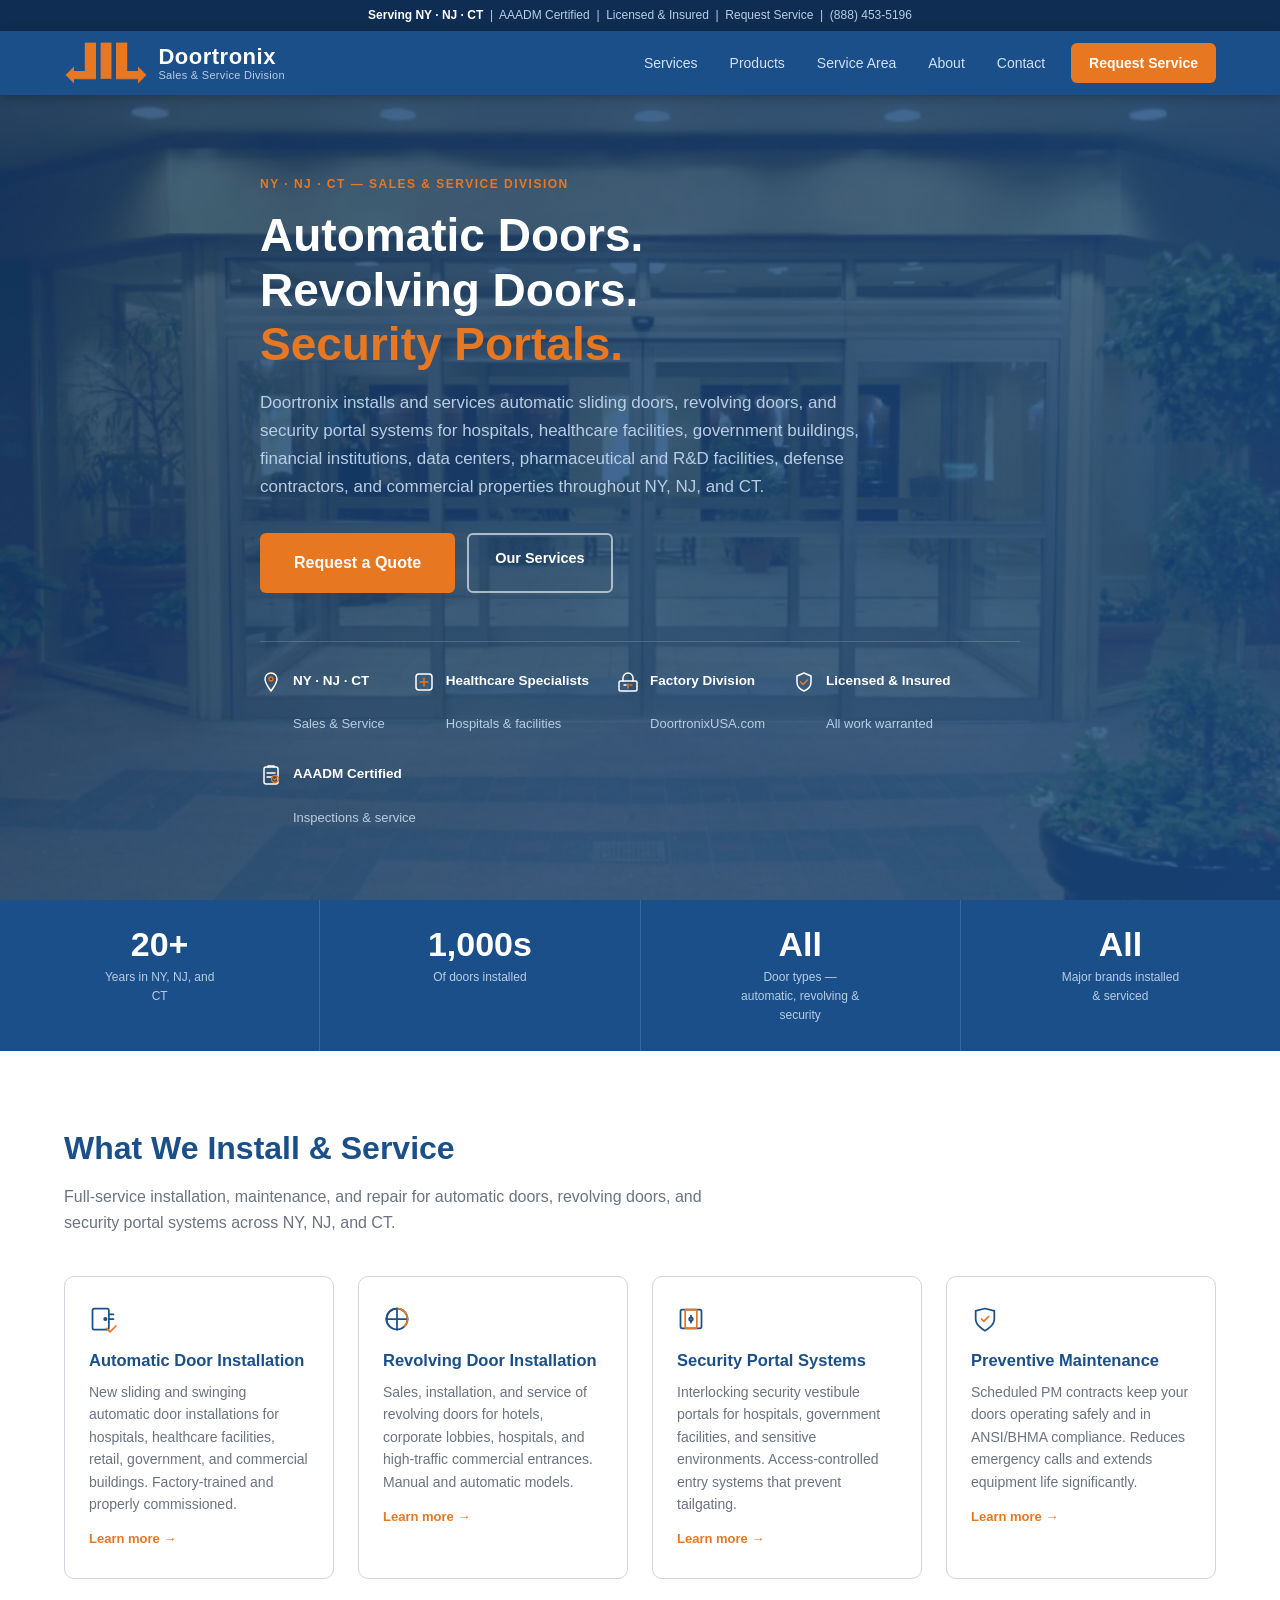
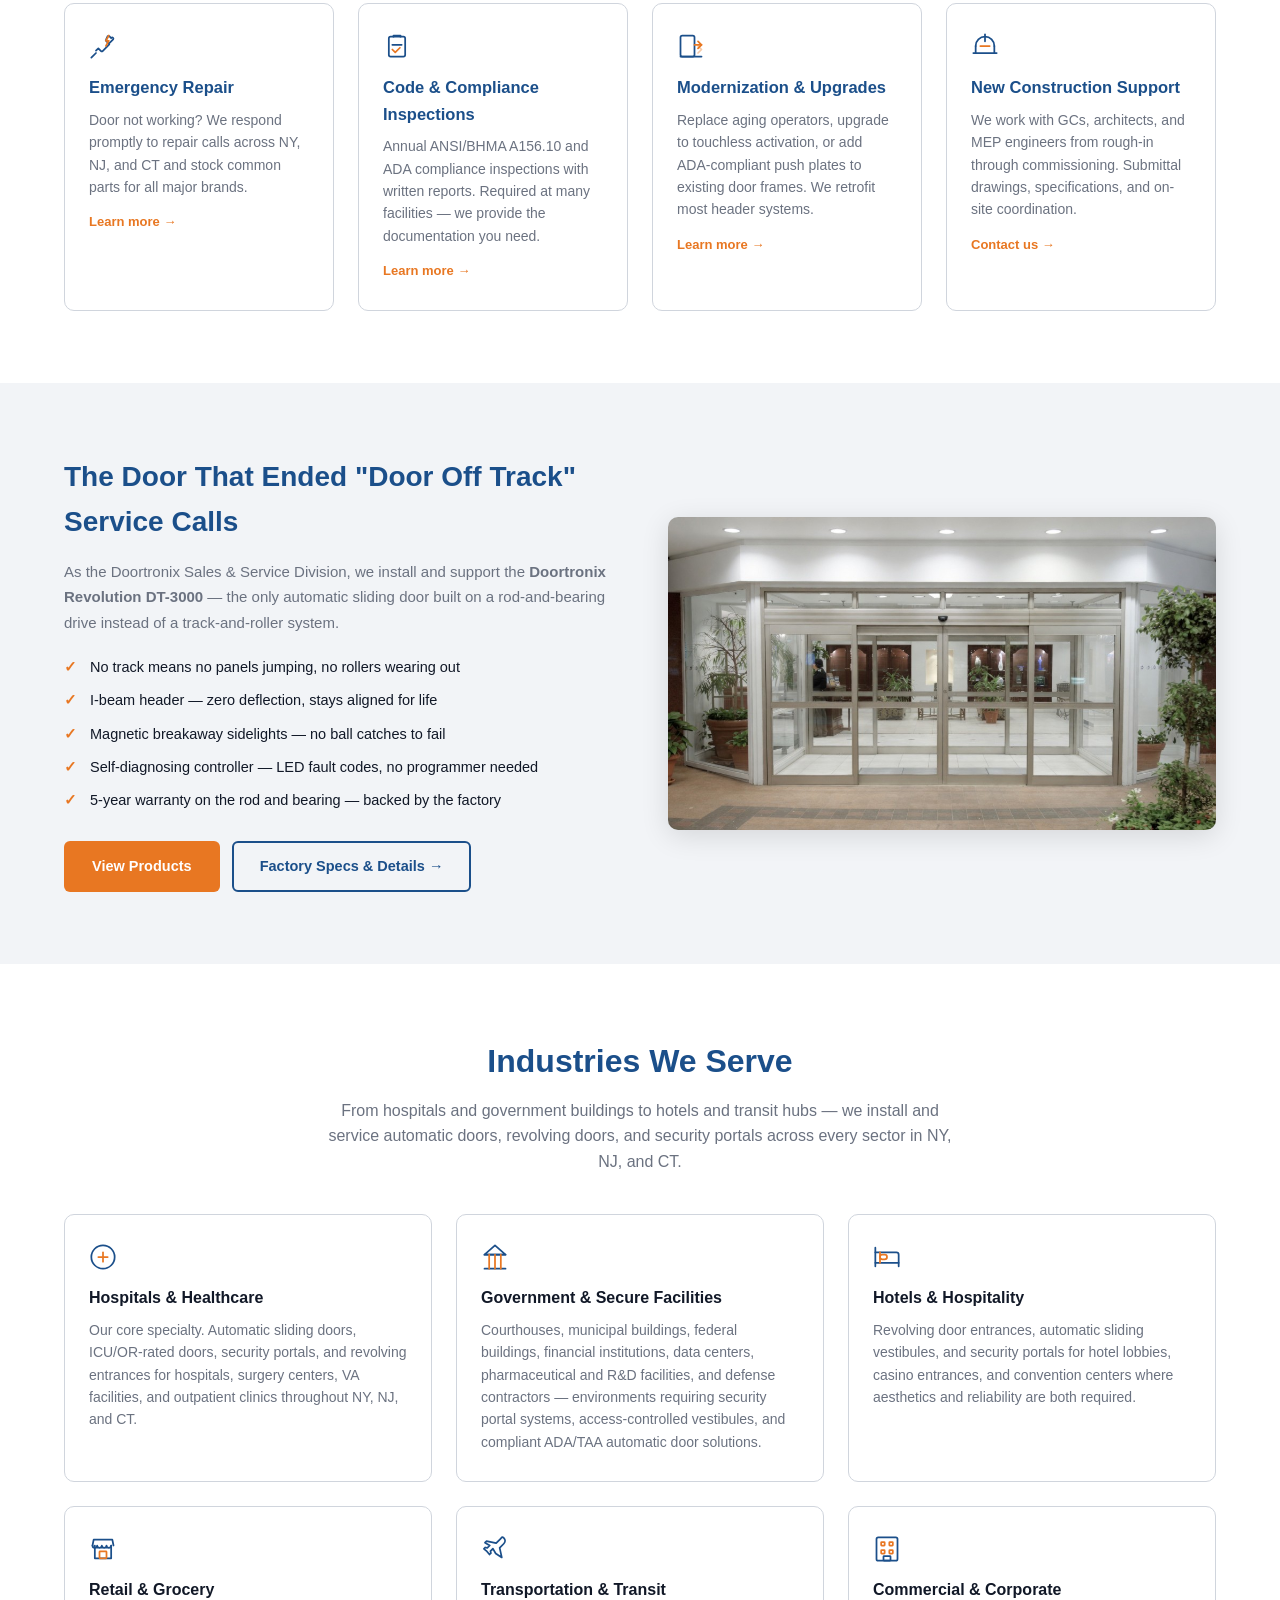
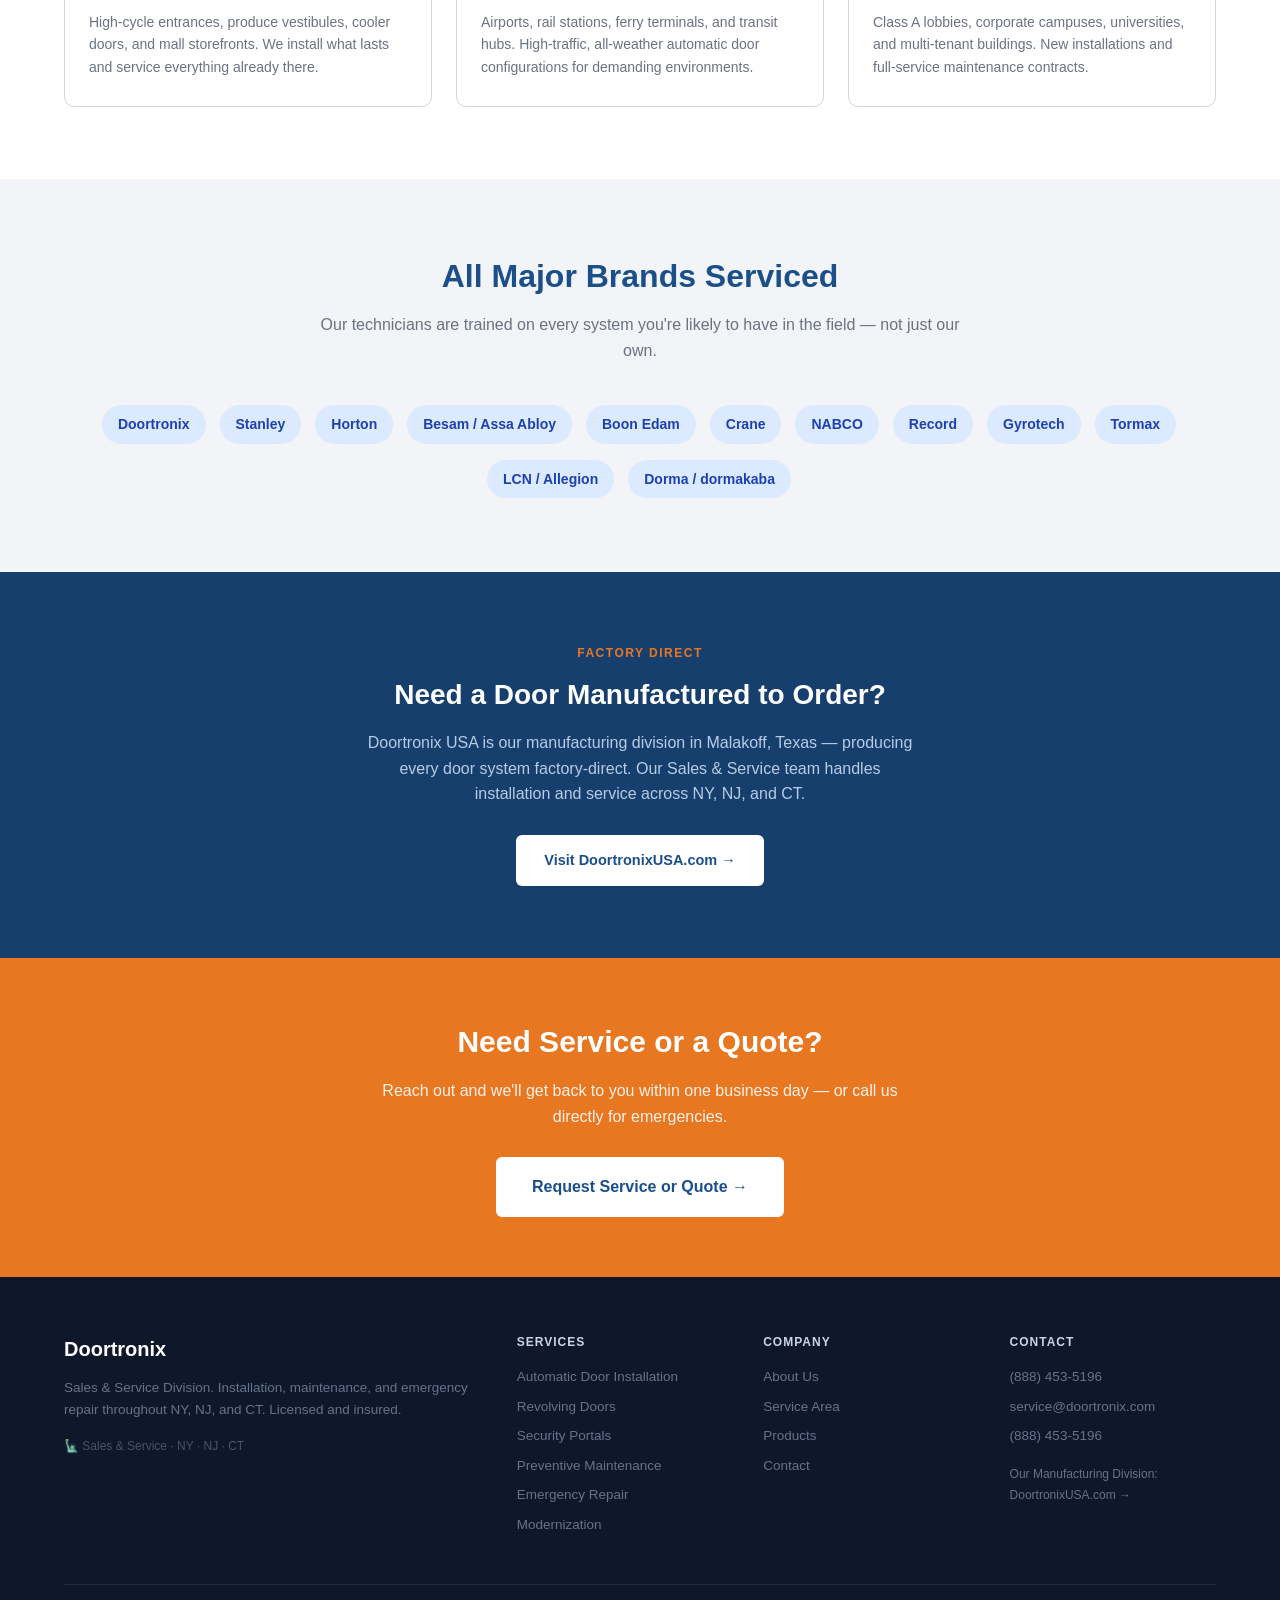
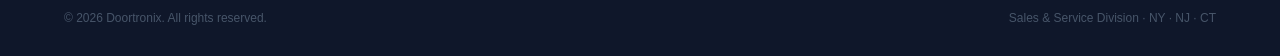
<file: index.html>
<!DOCTYPE html>
<html lang="en">
<head>
  <meta charset="UTF-8">
  <meta name="viewport" content="width=device-width, initial-scale=1.0">
  <title>Doortronix — Automatic Door Sales, Installation &amp; Service | NY · NJ · CT</title>
  <meta name="description" content="Automatic door sales, installation, and service in NY, NJ, and CT. Doortronix Revolution and full line of sliding, swinging, revolving doors, and security portals.">
  <meta name="google-site-verification" content="WZudm54qPeksE5a6lIapQAQ068Obh3swsaLK_du11RA">
  <link rel="sitemap" type="application/xml" title="Sitemap" href="/sitemap.xml">

  <!-- Open Graph / Twitter share preview -->
  <meta property="og:type" content="website">
  <meta property="og:site_name" content="Doortronix">
  <meta property="og:url" content="https://doortronix.com/">
  <meta property="og:title" content="Doortronix — Automatic Door Sales &amp; Service | NY · NJ · CT">
  <meta property="og:description" content="Automatic door sales, installation, and service in NY, NJ, and CT.">
  <meta property="og:image" content="https://doortronix.com/images/revolution.jpg">
  <meta property="og:image:width" content="1024">
  <meta property="og:image:height" content="585">
  <meta property="og:image:alt" content="Doortronix Revolution automatic sliding door">
  <meta name="twitter:card" content="summary_large_image">
  <meta name="twitter:title" content="Doortronix — Automatic Door Sales &amp; Service | NY · NJ · CT">
  <meta name="twitter:description" content="Automatic door sales, installation, and service in NY, NJ, and CT.">
  <meta name="twitter:image" content="https://doortronix.com/images/revolution.jpg">

  <link rel="stylesheet" href="css/style.css">
</head>
<body>

<!-- Emergency bar -->

<!-- Top bar -->
<div class="topbar">
  <div class="container">
    <strong>Serving NY · NJ · CT</strong> &nbsp;|&nbsp;
    AAADM Certified &nbsp;|&nbsp;
    Licensed &amp; Insured &nbsp;|&nbsp;
    <a href="contact.html">Request Service</a> &nbsp;|&nbsp;
    <a href="tel:+18884535196">(888) 453-5196</a>
  </div>
</div>

<!-- Nav -->
<nav class="navbar">
  <div class="nav-inner">
    <a href="index.html" class="nav-logo" style="text-decoration:none;">
      <img src="images/logo-mark.png" alt="" class="nav-logo-mark" width="215" height="112">
      <div>
        <div class="brand">Doortronix</div>
        <div class="tagline">Sales &amp; Service Division</div>
      </div>
    </a>
    <div class="nav-toggle" aria-label="Toggle menu">
      <span></span><span></span><span></span>
    </div>
    <div class="nav-links">
      <a href="services.html">Services</a>
      <a href="products.html">Products</a>
      <a href="service-area.html">Service Area</a>
      <a href="about.html">About</a>
      <a href="contact.html">Contact</a>
      <a href="contact.html" class="btn-nav-cta">Request Service</a>
    </div>
  </div>
</nav>

<!-- Hero -->
<section class="hero">
  <div class="hero-inner">
    <p class="hero-eyebrow">NY · NJ · CT — Sales &amp; Service Division</p>
    <h1>Automatic Doors.<br>Revolving Doors.<br><em>Security Portals.</em></h1>
    <p class="lead">Doortronix installs and services automatic sliding doors, revolving doors, and security portal systems for hospitals, healthcare facilities, government buildings, financial institutions, data centers, pharmaceutical and R&amp;D facilities, defense contractors, and commercial properties throughout NY, NJ, and CT.</p>
    <div class="hero-ctas">
      <a href="contact.html" class="btn btn-primary" style="font-size:16px; padding:15px 32px;">Request a Quote</a>
      <a href="services.html" class="btn btn-outline-white">Our Services</a>
    </div>
    <div class="hero-trust">
      <div class="trust-item">
        <span class="icon"><svg xmlns="http://www.w3.org/2000/svg" viewBox="0 0 22 22" width="22" height="22" fill="none" stroke="#fff" stroke-width="1.5" stroke-linecap="round" stroke-linejoin="round" aria-hidden="true"><path d="M11 2a6 6 0 0 1 6 6c0 4-6 12-6 12S5 12 5 8a6 6 0 0 1 6-6z"/><circle cx="11" cy="8" r="2" stroke="#E87722" fill="none"/></svg></span>
        <div><strong>NY · NJ · CT</strong><br>Sales &amp; Service</div>
      </div>
      <div class="trust-item">
        <span class="icon"><svg xmlns="http://www.w3.org/2000/svg" viewBox="0 0 22 22" width="22" height="22" fill="none" stroke="#fff" stroke-width="1.5" stroke-linecap="round" stroke-linejoin="round" aria-hidden="true"><rect x="3" y="3" width="16" height="16" rx="3"/><line x1="11" y1="7" x2="11" y2="15" stroke="#E87722" stroke-width="1.5"/><line x1="7" y1="11" x2="15" y2="11" stroke="#E87722" stroke-width="1.5"/></svg></span>
        <div><strong>Healthcare Specialists</strong><br>Hospitals &amp; facilities</div>
      </div>
      <div class="trust-item">
        <span class="icon"><svg xmlns="http://www.w3.org/2000/svg" viewBox="0 0 22 22" width="22" height="22" fill="none" stroke="#fff" stroke-width="1.5" stroke-linecap="round" stroke-linejoin="round" aria-hidden="true"><rect x="2" y="10" width="18" height="10" rx="1.5"/><path d="M6 10V7a5 5 0 0 1 10 0v3"/><path d="M7 14h2"/><path d="M13 14h2" stroke="#E87722"/><line x1="11" y1="13" x2="11" y2="17" stroke="#E87722" stroke-width="1.5"/></svg></span>
        <div><strong>Factory Division</strong><br>DoortronixUSA.com</div>
      </div>
      <div class="trust-item">
        <span class="icon"><svg xmlns="http://www.w3.org/2000/svg" viewBox="0 0 22 22" width="22" height="22" fill="none" stroke="#fff" stroke-width="1.5" stroke-linecap="round" stroke-linejoin="round" aria-hidden="true"><path d="M11 2l7 3v6c0 4.5-3 7.5-7 9-4-1.5-7-4.5-7-9V5l7-3z"/><path d="M7.5 11l2.5 2.5 4.5-4.5" stroke="#E87722" stroke-width="1.5"/></svg></span>
        <div><strong>Licensed &amp; Insured</strong><br>All work warranted</div>
      </div>
      <div class="trust-item">
        <span class="icon"><svg xmlns="http://www.w3.org/2000/svg" viewBox="0 0 22 22" width="22" height="22" fill="none" stroke="#fff" stroke-width="1.5" stroke-linecap="round" stroke-linejoin="round" aria-hidden="true"><rect x="4" y="3" width="14" height="17" rx="2"/><path d="M8 3V2h6v1"/><path d="M7 9h8"/><path d="M7 13h5"/><circle cx="15" cy="15" r="3.5" stroke="#E87722" stroke-width="1.5"/><path d="M13.8 15l1 1 1.7-1.8" stroke="#E87722" stroke-width="1.2"/></svg></span>
        <div><strong>AAADM Certified</strong><br>Inspections &amp; service</div>
      </div>
    </div>
  </div>
</section>

<!-- Stats -->
<div class="stats-bar">
  <div class="stat-item">
    <div class="stat-num">20+</div>
    <div class="stat-label">Years in NY, NJ, and CT</div>
  </div>
  <div class="stat-item">
    <div class="stat-num">1,000s</div>
    <div class="stat-label">Of doors installed</div>
  </div>
  <div class="stat-item">
    <div class="stat-num">All</div>
    <div class="stat-label">Door types — automatic, revolving &amp; security</div>
  </div>
  <div class="stat-item">
    <div class="stat-num">All</div>
    <div class="stat-label">Major brands installed &amp; serviced</div>
  </div>
</div>

<!-- Services overview -->
<section class="section">
  <div class="container">
    <h2 class="section-title">What We Install &amp; Service</h2>
    <p class="section-subtitle">Full-service installation, maintenance, and repair for automatic doors, revolving doors, and security portal systems across NY, NJ, and CT.</p>
    <div class="service-grid">

      <div class="service-card">
        <div class="service-icon"><svg xmlns="http://www.w3.org/2000/svg" viewBox="0 0 24 24" fill="none" stroke="#1B4F8A" stroke-width="1.5" stroke-linecap="round" stroke-linejoin="round" aria-hidden="true"><rect x="3" y="3" width="14" height="18" rx="1.5"/><line x1="17" y1="8" x2="21" y2="8"/><line x1="17" y1="12" x2="21" y2="12"/><path d="M15 20l3 3 5-5" stroke="#E87722" stroke-width="1.5"/><circle cx="14" cy="12" r="1" fill="#1B4F8A"/></svg></div>
        <h3>Automatic Door Installation</h3>
        <p>New sliding and swinging automatic door installations for hospitals, healthcare facilities, retail, government, and commercial buildings. Factory-trained and properly commissioned.</p>
        <a href="services.html#installation" class="learn-more">Learn more →</a>
      </div>

      <div class="service-card">
        <div class="service-icon"><svg xmlns="http://www.w3.org/2000/svg" viewBox="0 0 24 24" fill="none" stroke="#1B4F8A" stroke-width="1.5" stroke-linecap="round" stroke-linejoin="round" aria-hidden="true"><circle cx="12" cy="12" r="9"/><line x1="12" y1="3" x2="12" y2="21"/><line x1="3" y1="12" x2="21" y2="12"/><path d="M12 3a9 9 0 0 1 6.36 15.36" stroke="#E87722" stroke-width="1.5"/><path d="M12 3a9 9 0 0 0-6.36 15.36" stroke="#1B4F8A" stroke-width="1.5"/></svg></div>
        <h3>Revolving Door Installation</h3>
        <p>Sales, installation, and service of revolving doors for hotels, corporate lobbies, hospitals, and high-traffic commercial entrances. Manual and automatic models.</p>
        <a href="services.html#revolving" class="learn-more">Learn more →</a>
      </div>

      <div class="service-card">
        <div class="service-icon"><svg xmlns="http://www.w3.org/2000/svg" viewBox="0 0 24 24" fill="none" stroke="#1B4F8A" stroke-width="1.5" stroke-linecap="round" stroke-linejoin="round" aria-hidden="true"><rect x="3" y="4" width="18" height="16" rx="1.5"/><rect x="7" y="4" width="10" height="16" rx="1" fill="none" stroke="#E87722" stroke-width="1.5"/><circle cx="12" cy="12" r="1.5" fill="#E87722"/><line x1="12" y1="9" x2="12" y2="10.5"/><line x1="12" y1="13.5" x2="12" y2="15"/></svg></div>
        <h3>Security Portal Systems</h3>
        <p>Interlocking security vestibule portals for hospitals, government facilities, and sensitive environments. Access-controlled entry systems that prevent tailgating.</p>
        <a href="services.html#security" class="learn-more">Learn more →</a>
      </div>

      <div class="service-card">
        <div class="service-icon"><svg xmlns="http://www.w3.org/2000/svg" viewBox="0 0 24 24" fill="none" stroke="#1B4F8A" stroke-width="1.5" stroke-linecap="round" stroke-linejoin="round" aria-hidden="true"><path d="M12 22s8-4 8-10V5l-8-2-8 2v7c0 6 8 10 8 10z"/><path d="M9 12l2 2 4-4" stroke="#E87722" stroke-width="1.5"/></svg></div>
        <h3>Preventive Maintenance</h3>
        <p>Scheduled PM contracts keep your doors operating safely and in ANSI/BHMA compliance. Reduces emergency calls and extends equipment life significantly.</p>
        <a href="services.html#maintenance" class="learn-more">Learn more →</a>
      </div>

      <div class="service-card">
        <div class="service-icon"><svg xmlns="http://www.w3.org/2000/svg" viewBox="0 0 24 24" fill="none" stroke="#1B4F8A" stroke-width="1.5" stroke-linecap="round" stroke-linejoin="round" aria-hidden="true"><path d="M14.7 6.3a1 1 0 0 0 0 1.4l1.6 1.6a1 1 0 0 0 1.4 0l3-3a1 1 0 0 0-1.4-1.4l-.3.3-1.6-1.6a1 1 0 0 0-1.4 0z"/><path d="M6 16l2-2 2.3 2.3a1 1 0 0 0 1.4 0l5.7-5.7"/><path d="M2 22l4-4"/><path d="M17 3l-2.5 4.5H17L14.5 12" stroke="#E87722" stroke-width="1.5"/></svg></div>
        <h3>Emergency Repair</h3>
        <p>Door not working? We respond promptly to repair calls across NY, NJ, and CT and stock common parts for all major brands.</p>
        <a href="services.html#emergency" class="learn-more">Learn more →</a>
      </div>

      <div class="service-card">
        <div class="service-icon"><svg xmlns="http://www.w3.org/2000/svg" viewBox="0 0 24 24" fill="none" stroke="#1B4F8A" stroke-width="1.5" stroke-linecap="round" stroke-linejoin="round" aria-hidden="true"><rect x="5" y="4" width="14" height="17" rx="1.5"/><path d="M9 4V3h6v1"/><line x1="8" y1="11" x2="16" y2="11"/><path d="M8 15l2.5 2.5 4-4" stroke="#E87722" stroke-width="1.5"/></svg></div>
        <h3>Code &amp; Compliance Inspections</h3>
        <p>Annual ANSI/BHMA A156.10 and ADA compliance inspections with written reports. Required at many facilities — we provide the documentation you need.</p>
        <a href="services.html#inspections" class="learn-more">Learn more →</a>
      </div>

      <div class="service-card">
        <div class="service-icon"><svg xmlns="http://www.w3.org/2000/svg" viewBox="0 0 24 24" fill="none" stroke="#1B4F8A" stroke-width="1.5" stroke-linecap="round" stroke-linejoin="round" aria-hidden="true"><rect x="3" y="3" width="12" height="18" rx="1.5"/><line x1="3" y1="21" x2="21" y2="21"/><path d="M18 14l3-3-3-3" stroke="#E87722" stroke-width="1.5"/><line x1="15" y1="11" x2="21" y2="11" stroke="#E87722" stroke-width="1.5"/><path d="M18 18l3-3-3-3" stroke="#E87722" stroke-width="1.5" opacity=".4"/></svg></div>
        <h3>Modernization &amp; Upgrades</h3>
        <p>Replace aging operators, upgrade to touchless activation, or add ADA-compliant push plates to existing door frames. We retrofit most header systems.</p>
        <a href="services.html#modernization" class="learn-more">Learn more →</a>
      </div>

      <div class="service-card">
        <div class="service-icon"><svg xmlns="http://www.w3.org/2000/svg" viewBox="0 0 24 24" fill="none" stroke="#1B4F8A" stroke-width="1.5" stroke-linecap="round" stroke-linejoin="round" aria-hidden="true"><path d="M2 18h20"/><path d="M12 2v6"/><path d="M4 12v6"/><path d="M20 12v6"/><path d="M4 12a8 8 0 0 1 16 0"/><line x1="8" y1="12" x2="16" y2="12" stroke="#E87722" stroke-width="1.5"/></svg></div>
        <h3>New Construction Support</h3>
        <p>We work with GCs, architects, and MEP engineers from rough-in through commissioning. Submittal drawings, specifications, and on-site coordination.</p>
        <a href="contact.html" class="learn-more">Contact us →</a>
      </div>

    </div>
  </div>
</section>

<!-- Two-column — Revolution feature -->
<section class="section section-bg">
  <div class="container">
    <div class="two-col img-right">
      <div class="col-text">
        <h2>The Door That Ended "Door Off Track" Service Calls</h2>
        <p>As the Doortronix Sales &amp; Service Division, we install and support the <strong>Doortronix Revolution DT-3000</strong> — the only automatic sliding door built on a rod-and-bearing drive instead of a track-and-roller system.</p>
        <ul class="check-list">
          <li>No track means no panels jumping, no rollers wearing out</li>
          <li>I-beam header — zero deflection, stays aligned for life</li>
          <li>Magnetic breakaway sidelights — no ball catches to fail</li>
          <li>Self-diagnosing controller — LED fault codes, no programmer needed</li>
          <li>5-year warranty on the rod and bearing — backed by the factory</li>
        </ul>
        <div style="margin-top:24px; display:flex; gap:12px; flex-wrap:wrap;">
          <a href="products.html" class="btn btn-primary">View Products</a>
          <a href="https://doortronixusa.com/products/revolution.html" class="btn btn-outline" target="_blank" rel="noopener">Factory Specs &amp; Details →</a>
        </div>
      </div>
      <div class="col-img">
        <img src="images/revolution.jpg" alt="Doortronix Revolution automatic sliding door" loading="lazy">
      </div>
    </div>
  </div>
</section>

<!-- Industries served -->
<section class="section">
  <div class="container">
    <h2 class="section-title text-center">Industries We Serve</h2>
    <p class="section-subtitle text-center">From hospitals and government buildings to hotels and transit hubs — we install and service automatic doors, revolving doors, and security portals across every sector in NY, NJ, and CT.</p>
    <div class="why-grid">
      <div class="why-card">
        <div class="why-icon"><svg xmlns="http://www.w3.org/2000/svg" viewBox="0 0 24 24" fill="none" stroke="#1B4F8A" stroke-width="1.5" stroke-linecap="round" stroke-linejoin="round" aria-hidden="true"><path d="M12 2a10 10 0 1 0 0 20A10 10 0 0 0 12 2z" stroke="#1B4F8A"/><line x1="12" y1="8" x2="12" y2="16" stroke="#E87722" stroke-width="1.5"/><line x1="8" y1="12" x2="16" y2="12" stroke="#E87722" stroke-width="1.5"/></svg></div>
        <h3>Hospitals &amp; Healthcare</h3>
        <p>Our core specialty. Automatic sliding doors, ICU/OR-rated doors, security portals, and revolving entrances for hospitals, surgery centers, VA facilities, and outpatient clinics throughout NY, NJ, and CT.</p>
      </div>
      <div class="why-card">
        <div class="why-icon"><svg xmlns="http://www.w3.org/2000/svg" viewBox="0 0 24 24" fill="none" stroke="#1B4F8A" stroke-width="1.5" stroke-linecap="round" stroke-linejoin="round" aria-hidden="true"><line x1="3" y1="22" x2="21" y2="22"/><line x1="3" y1="10" x2="21" y2="10"/><path d="M12 2l9 8H3z"/><line x1="7" y1="10" x2="7" y2="22" stroke="#E87722" stroke-width="1.5"/><line x1="12" y1="10" x2="12" y2="22" stroke="#E87722" stroke-width="1.5"/><line x1="17" y1="10" x2="17" y2="22" stroke="#E87722" stroke-width="1.5"/></svg></div>
        <h3>Government &amp; Secure Facilities</h3>
        <p>Courthouses, municipal buildings, federal buildings, financial institutions, data centers, pharmaceutical and R&amp;D facilities, and defense contractors — environments requiring security portal systems, access-controlled vestibules, and compliant ADA/TAA automatic door solutions.</p>
      </div>
      <div class="why-card">
        <div class="why-icon"><svg xmlns="http://www.w3.org/2000/svg" viewBox="0 0 24 24" fill="none" stroke="#1B4F8A" stroke-width="1.5" stroke-linecap="round" stroke-linejoin="round" aria-hidden="true"><path d="M2 4v16"/><path d="M2 8h18a2 2 0 0 1 2 2v10"/><path d="M2 17h20"/><path d="M6 8v9" stroke="#E87722" stroke-width="1.5"/><rect x="6" y="10" width="6" height="4" rx="2" stroke="#E87722" stroke-width="1.5"/></svg></div>
        <h3>Hotels &amp; Hospitality</h3>
        <p>Revolving door entrances, automatic sliding vestibules, and security portals for hotel lobbies, casino entrances, and convention centers where aesthetics and reliability are both required.</p>
      </div>
      <div class="why-card">
        <div class="why-icon"><svg xmlns="http://www.w3.org/2000/svg" viewBox="0 0 24 24" fill="none" stroke="#1B4F8A" stroke-width="1.5" stroke-linecap="round" stroke-linejoin="round" aria-hidden="true"><path d="M3 9l1-5h16l1 5"/><path d="M3 9a2 2 0 0 0 4 0 2 2 0 0 0 4 0 2 2 0 0 0 4 0 2 2 0 0 0 4 0"/><path d="M5 9v11h14V9"/><rect x="9" y="14" width="6" height="6" rx="0.5" stroke="#E87722" stroke-width="1.5"/></svg></div>
        <h3>Retail &amp; Grocery</h3>
        <p>High-cycle entrances, produce vestibules, cooler doors, and mall storefronts. We install what lasts and service everything already there.</p>
      </div>
      <div class="why-card">
        <div class="why-icon"><svg xmlns="http://www.w3.org/2000/svg" viewBox="0 0 24 24" fill="none" stroke="#1B4F8A" stroke-width="1.5" stroke-linecap="round" stroke-linejoin="round" aria-hidden="true"><path d="M17.8 19.2L16 11l3.5-3.5C21 6 21 4 19.5 2.5S18 2 16.5 3.5L13 7 4.8 5.2 3.4 6.6l4.1 2.4-2.1 2.1-1.7-.4-1.2 1.2 2.6 2.2 2.2 2.6 1.2-1.2-.4-1.7 2.1-2.1 2.4 4.1z"/></svg></div>
        <h3>Transportation &amp; Transit</h3>
        <p>Airports, rail stations, ferry terminals, and transit hubs. High-traffic, all-weather automatic door configurations for demanding environments.</p>
      </div>
      <div class="why-card">
        <div class="why-icon"><svg xmlns="http://www.w3.org/2000/svg" viewBox="0 0 24 24" fill="none" stroke="#1B4F8A" stroke-width="1.5" stroke-linecap="round" stroke-linejoin="round" aria-hidden="true"><rect x="3" y="2" width="18" height="20" rx="1.5"/><rect x="7" y="6" width="3" height="3" rx="0.5" stroke="#E87722" stroke-width="1.5"/><rect x="14" y="6" width="3" height="3" rx="0.5" stroke="#E87722" stroke-width="1.5"/><rect x="7" y="13" width="3" height="3" rx="0.5" stroke="#E87722" stroke-width="1.5"/><rect x="14" y="13" width="3" height="3" rx="0.5" stroke="#E87722" stroke-width="1.5"/><rect x="9" y="18" width="6" height="4" rx="0.5"/></svg></div>
        <h3>Commercial &amp; Corporate</h3>
        <p>Class A lobbies, corporate campuses, universities, and multi-tenant buildings. New installations and full-service maintenance contracts.</p>
      </div>
    </div>
  </div>
</section>

<!-- Brands we service -->
<section class="section section-bg">
  <div class="container">
    <h2 class="section-title text-center">All Major Brands Serviced</h2>
    <p class="section-subtitle text-center">Our technicians are trained on every system you're likely to have in the field — not just our own.</p>
    <div style="display:flex; flex-wrap:wrap; gap:12px; justify-content:center; margin-top:8px;">
      <span class="badge badge-blue" style="font-size:14px; padding:8px 16px;">Doortronix</span>
      <span class="badge badge-blue" style="font-size:14px; padding:8px 16px;">Stanley</span>
      <span class="badge badge-blue" style="font-size:14px; padding:8px 16px;">Horton</span>
      <span class="badge badge-blue" style="font-size:14px; padding:8px 16px;">Besam / Assa Abloy</span>
      <span class="badge badge-blue" style="font-size:14px; padding:8px 16px;">Boon Edam</span>
      <span class="badge badge-blue" style="font-size:14px; padding:8px 16px;">Crane</span>
      <span class="badge badge-blue" style="font-size:14px; padding:8px 16px;">NABCO</span>
      <span class="badge badge-blue" style="font-size:14px; padding:8px 16px;">Record</span>
      <span class="badge badge-blue" style="font-size:14px; padding:8px 16px;">Gyrotech</span>
      <span class="badge badge-blue" style="font-size:14px; padding:8px 16px;">Tormax</span>
      <span class="badge badge-blue" style="font-size:14px; padding:8px 16px;">LCN / Allegion</span>
      <span class="badge badge-blue" style="font-size:14px; padding:8px 16px;">Dorma / dormakaba</span>
    </div>
  </div>
</section>

<!-- Manufacturing callout -->
<section class="section section-dblue">
  <div class="container" style="text-align:center;">
    <p style="font-size:12px; font-weight:700; letter-spacing:1.5px; text-transform:uppercase; color:var(--orange); margin-bottom:10px;">Factory Direct</p>
    <h2 style="font-size:clamp(20px,3vw,28px); font-weight:700; color:#fff; margin-bottom:12px;">Need a Door Manufactured to Order?</h2>
    <p style="font-size:16px; color:#B8CCE4; max-width:560px; margin:0 auto 28px;">Doortronix USA is our manufacturing division in Malakoff, Texas — producing every door system factory-direct. Our Sales &amp; Service team handles installation and service across NY, NJ, and CT.</p>
    <a href="https://doortronixusa.com" class="btn btn-white" target="_blank" rel="noopener">Visit DoortronixUSA.com →</a>
  </div>
</section>

<!-- CTA -->
<div class="cta-banner">
  <div class="container">
    <h2>Need Service or a Quote?</h2>
    <p>Reach out and we'll get back to you within one business day — or call us directly for emergencies.</p>
    <a href="contact.html" class="btn btn-white" style="font-size:16px; padding:15px 34px;">Request Service or Quote →</a>
  </div>
</div>

<!-- Footer -->
<footer class="footer">
  <div class="container">
    <div class="footer-grid">
      <div class="footer-brand">
        <div class="brand">Doortronix</div>
        <p>Sales &amp; Service Division. Installation, maintenance, and emergency repair throughout NY, NJ, and CT. Licensed and insured.</p>
        <div class="made-in">🗽 Sales &amp; Service · NY · NJ · CT</div>
      </div>
      <div>
        <h4>Services</h4>
        <ul>
          <li><a href="services.html#installation">Automatic Door Installation</a></li>
          <li><a href="services.html#revolving">Revolving Doors</a></li>
          <li><a href="services.html#security">Security Portals</a></li>
          <li><a href="services.html#maintenance">Preventive Maintenance</a></li>
          <li><a href="services.html#emergency">Emergency Repair</a></li>
          <li><a href="services.html#modernization">Modernization</a></li>
        </ul>
      </div>
      <div>
        <h4>Company</h4>
        <ul>
          <li><a href="about.html">About Us</a></li>
          <li><a href="service-area.html">Service Area</a></li>
          <li><a href="products.html">Products</a></li>
          <li><a href="contact.html">Contact</a></li>
        </ul>
      </div>
      <div>
        <h4>Contact</h4>
        <ul>
          <li><a href="tel:+18884535196">(888) 453-5196</a></li>
          <li><a href="mailto:service@doortronix.com">service@doortronix.com</a></li>
          
          <li><a href="tel:+18884535196">(888) 453-5196</a></li>
        </ul>
        <div style="margin-top:16px;">
          <a href="https://doortronixusa.com" target="_blank" rel="noopener" style="color:#64748B; font-size:12px;">Our Manufacturing Division: DoortronixUSA.com →</a>
        </div>
      </div>
    </div>
    <div class="footer-bottom">
      <span>© 2026 Doortronix. All rights reserved.</span>
      <span>Sales &amp; Service Division · NY · NJ · CT</span>
    </div>
  </div>
</footer>

<script src="js/main.js"></script>
</body>
</html>
</file>
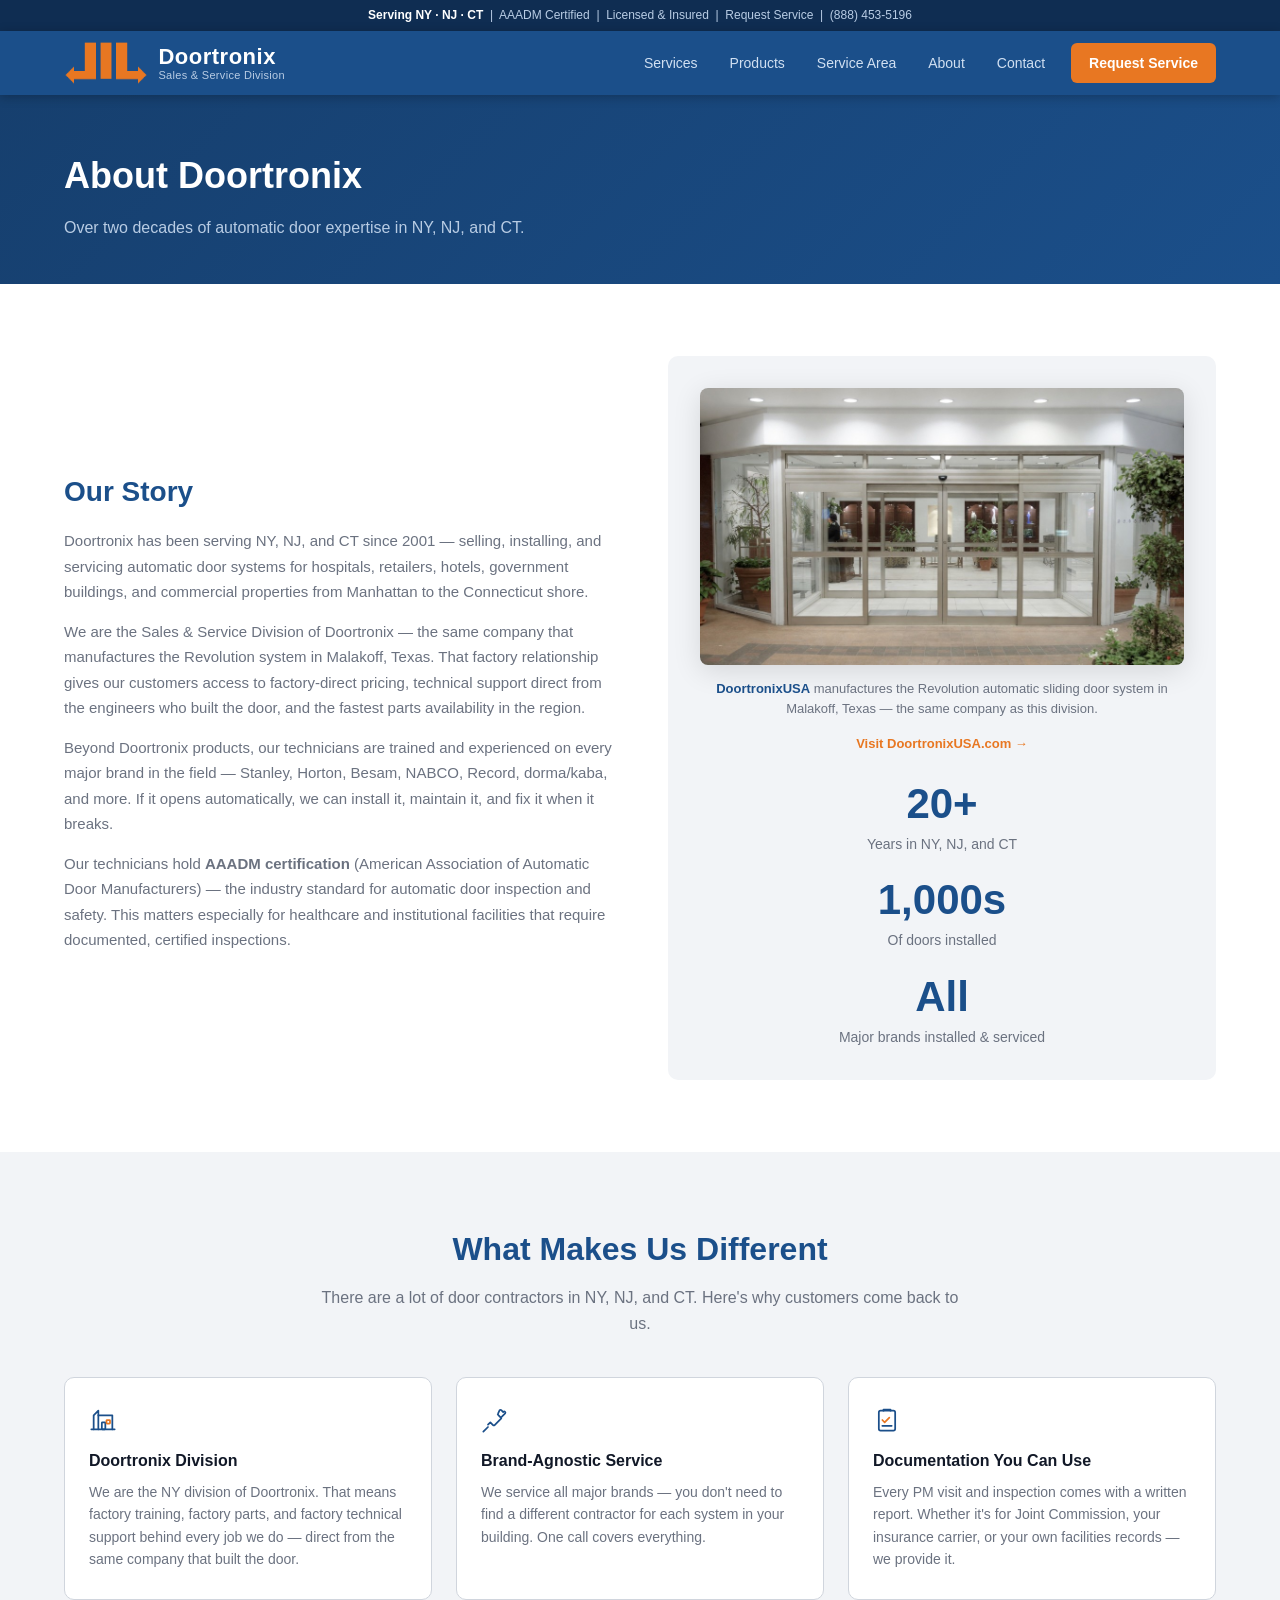
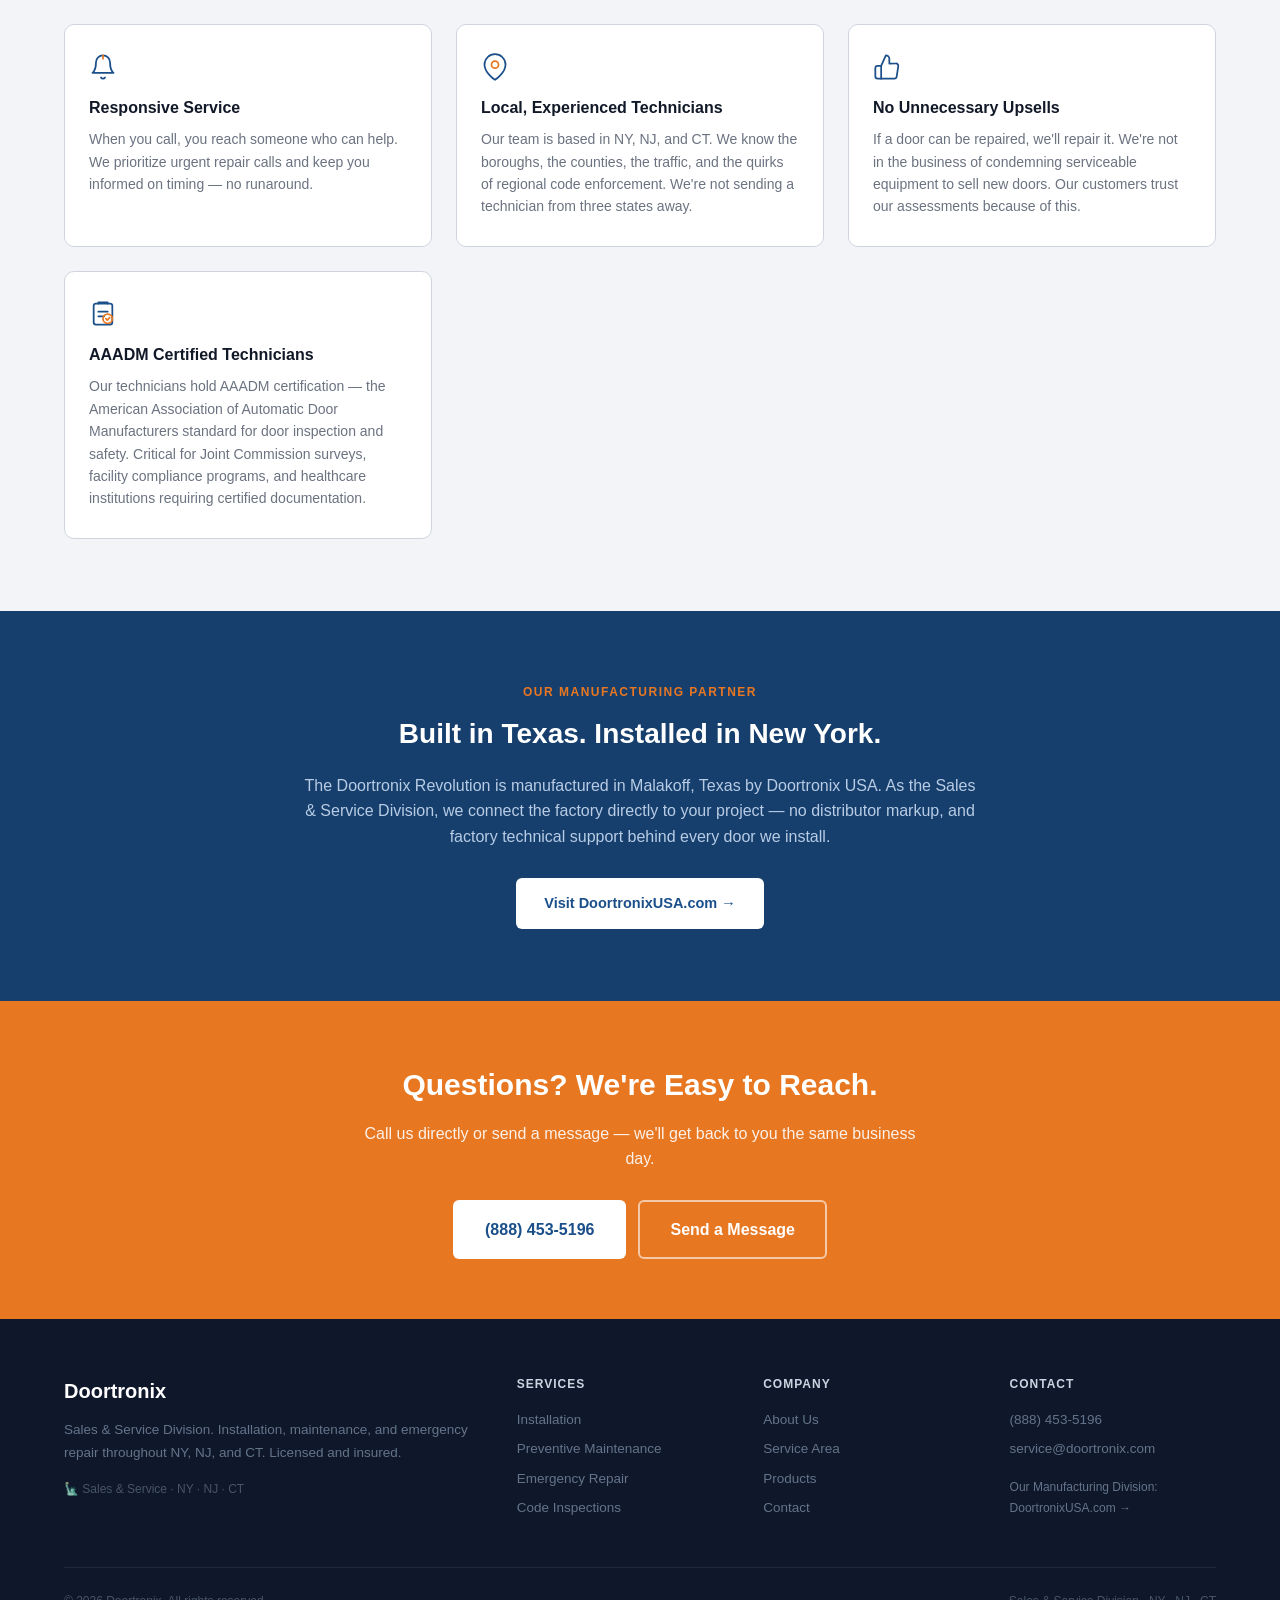
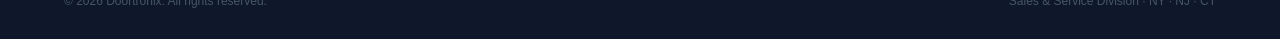
<file: about.html>
<!DOCTYPE html>
<html lang="en">
<head>
  <meta charset="UTF-8">
  <meta name="viewport" content="width=device-width, initial-scale=1.0">
  <title>About Doortronix — Automatic Door Company | NY · NJ · CT</title>
  <meta name="description" content="Doortronix — Sales &amp; Service Division. Serving NY, NJ, and CT since 2001. Installation, maintenance, and emergency repair. Same company as DoortronixUSA.com manufacturing.">

  <!-- Open Graph / Twitter share preview -->
  <meta property="og:type" content="website">
  <meta property="og:site_name" content="Doortronix">
  <meta property="og:url" content="https://doortronix.com/about.html">
  <meta property="og:title" content="About Doortronix — Automatic Door Company | NY · NJ · CT">
  <meta property="og:description" content="Doortronix has been providing automatic door sales, installation, and service in NY, NJ, and CT since 2001.">
  <meta property="og:image" content="https://doortronix.com/images/revolution.jpg">
  <meta property="og:image:width" content="1024">
  <meta property="og:image:height" content="585">
  <meta name="twitter:card" content="summary_large_image">
  <meta name="twitter:image" content="https://doortronix.com/images/revolution.jpg">

  <link rel="stylesheet" href="css/style.css">
</head>
<body>

<div class="topbar">
  <div class="container">
    <strong>Serving NY · NJ · CT</strong> &nbsp;|&nbsp;
    AAADM Certified &nbsp;|&nbsp;
    Licensed &amp; Insured &nbsp;|&nbsp;
    <a href="contact.html">Request Service</a> &nbsp;|&nbsp;
    <a href="tel:+18884535196">(888) 453-5196</a>
  </div>
</div>

<nav class="navbar">
  <div class="nav-inner">
    <a href="index.html" class="nav-logo" style="text-decoration:none;">
      <img src="images/logo-mark.png" alt="" class="nav-logo-mark" width="215" height="112">
      <div>
        <div class="brand">Doortronix</div>
        <div class="tagline">Sales &amp; Service Division</div>
      </div>
    </a>
    <div class="nav-toggle" aria-label="Toggle menu"><span></span><span></span><span></span></div>
    <div class="nav-links">
      <a href="services.html">Services</a>
      <a href="products.html">Products</a>
      <a href="service-area.html">Service Area</a>
      <a href="about.html">About</a>
      <a href="contact.html">Contact</a>
      <a href="contact.html" class="btn-nav-cta">Request Service</a>
    </div>
  </div>
</nav>

<div class="page-header">
  <div class="container">
    <h1>About Doortronix</h1>
    <p>Over two decades of automatic door expertise in NY, NJ, and CT.</p>
  </div>
</div>

<!-- Story -->
<section class="section">
  <div class="container">
    <div class="two-col img-right">
      <div class="col-text">
        <h2>Our Story</h2>
        <p>Doortronix has been serving NY, NJ, and CT since 2001 — selling, installing, and servicing automatic door systems for hospitals, retailers, hotels, government buildings, and commercial properties from Manhattan to the Connecticut shore.</p>
        <p>We are the Sales &amp; Service Division of Doortronix — the same company that manufactures the Revolution system in Malakoff, Texas. That factory relationship gives our customers access to factory-direct pricing, technical support direct from the engineers who built the door, and the fastest parts availability in the region.</p>
        <p>Beyond Doortronix products, our technicians are trained and experienced on every major brand in the field — Stanley, Horton, Besam, NABCO, Record, dorma/kaba, and more. If it opens automatically, we can install it, maintain it, and fix it when it breaks.</p>
        <p>Our technicians hold <strong>AAADM certification</strong> (American Association of Automatic Door Manufacturers) — the industry standard for automatic door inspection and safety. This matters especially for healthcare and institutional facilities that require documented, certified inspections.</p>
      </div>
      <div class="col-img" style="background:var(--lgray); border-radius:10px; padding:32px; text-align:center;">
        <a href="https://doortronixusa.com" target="_blank" rel="noopener" style="display:block; margin-bottom:14px; text-decoration:none;">
          <img src="images/revolution.jpg" alt="Doortronix Revolution automatic sliding door — manufactured in Malakoff, Texas" loading="lazy" style="border-radius:8px; width:100%; display:block;">
        </a>
        <p style="font-size:13px; color:var(--mgray); line-height:1.55; margin-bottom:12px;"><strong style="color:var(--blue);">DoortronixUSA</strong> manufactures the Revolution automatic sliding door system in Malakoff, Texas — the same company as this division.</p>
        <a href="https://doortronixusa.com" target="_blank" rel="noopener" style="font-size:13px; font-weight:700; color:var(--orange); text-decoration:none; display:inline-block; margin-bottom:28px;">Visit DoortronixUSA.com →</a>
        <div style="font-size:42px; font-weight:700; color:var(--blue); line-height:1; margin-bottom:8px;">20+</div>
        <div style="font-size:14px; color:var(--mgray); margin-bottom:24px;">Years in NY, NJ, and CT</div>
        <div style="font-size:42px; font-weight:700; color:var(--blue); line-height:1; margin-bottom:8px;">1,000s</div>
        <div style="font-size:14px; color:var(--mgray); margin-bottom:24px;">Of doors installed</div>
        <div style="font-size:42px; font-weight:700; color:var(--blue); line-height:1; margin-bottom:8px;">All</div>
        <div style="font-size:14px; color:var(--mgray);">Major brands installed &amp; serviced</div>
      </div>
    </div>
  </div>
</section>

<!-- What makes us different -->
<section class="section section-bg">
  <div class="container">
    <h2 class="section-title text-center">What Makes Us Different</h2>
    <p class="section-subtitle text-center">There are a lot of door contractors in NY, NJ, and CT. Here's why customers come back to us.</p>
    <div class="why-grid">
      <div class="why-card">
        <div class="why-icon"><svg xmlns="http://www.w3.org/2000/svg" viewBox="0 0 24 24" fill="none" stroke="#1B4F8A" stroke-width="1.5" stroke-linecap="round" stroke-linejoin="round" aria-hidden="true"><path d="M2 20h20"/><path d="M4 20V8l4-4v16"/><path d="M8 8h12v12"/><rect x="11" y="14" width="3" height="6" rx="0.5"/><rect x="15" y="12" width="3" height="3" rx="0.5" stroke="#E87722" stroke-width="1.5"/></svg></div>
        <h3>Doortronix Division</h3>
        <p>We are the NY division of Doortronix. That means factory training, factory parts, and factory technical support behind every job we do — direct from the same company that built the door.</p>
      </div>
      <div class="why-card">
        <div class="why-icon"><svg xmlns="http://www.w3.org/2000/svg" viewBox="0 0 24 24" fill="none" stroke="#1B4F8A" stroke-width="1.5" stroke-linecap="round" stroke-linejoin="round" aria-hidden="true"><path d="M14.7 6.3a1 1 0 0 0 0 1.4l1.6 1.6a1 1 0 0 0 1.4 0l3-3a1 1 0 0 0-1.4-1.4l-.3.3-1.6-1.6a1 1 0 0 0-1.4 0z"/><path d="M6 16l2-2 2.3 2.3a1 1 0 0 0 1.4 0l5.7-5.7"/><path d="M2 22l4-4"/></svg></div>
        <h3>Brand-Agnostic Service</h3>
        <p>We service all major brands — you don't need to find a different contractor for each system in your building. One call covers everything.</p>
      </div>
      <div class="why-card">
        <div class="why-icon"><svg xmlns="http://www.w3.org/2000/svg" viewBox="0 0 24 24" fill="none" stroke="#1B4F8A" stroke-width="1.5" stroke-linecap="round" stroke-linejoin="round" aria-hidden="true"><rect x="5" y="4" width="14" height="17" rx="1.5"/><path d="M9 4V3h6v1"/><path d="M8 12l2 2 4-4" stroke="#E87722" stroke-width="1.5"/><line x1="8" y1="17" x2="16" y2="17"/></svg></div>
        <h3>Documentation You Can Use</h3>
        <p>Every PM visit and inspection comes with a written report. Whether it's for Joint Commission, your insurance carrier, or your own facilities records — we provide it.</p>
      </div>
      <div class="why-card">
        <div class="why-icon"><svg xmlns="http://www.w3.org/2000/svg" viewBox="0 0 24 24" fill="none" stroke="#1B4F8A" stroke-width="1.5" stroke-linecap="round" stroke-linejoin="round" aria-hidden="true"><path d="M18 8A6 6 0 0 0 6 8c0 7-3 9-3 9h18s-3-2-3-9"/><path d="M13.73 21a2 2 0 0 1-3.46 0"/><line x1="12" y1="2" x2="12" y2="5" stroke="#E87722" stroke-width="1.5"/></svg></div>
        <h3>Responsive Service</h3>
        <p>When you call, you reach someone who can help. We prioritize urgent repair calls and keep you informed on timing — no runaround.</p>
      </div>
      <div class="why-card">
        <div class="why-icon"><svg xmlns="http://www.w3.org/2000/svg" viewBox="0 0 24 24" fill="none" stroke="#1B4F8A" stroke-width="1.5" stroke-linecap="round" stroke-linejoin="round" aria-hidden="true"><path d="M21 10c0 7-9 13-9 13s-9-6-9-13a9 9 0 0 1 18 0z"/><circle cx="12" cy="10" r="3" stroke="#E87722" stroke-width="1.5"/></svg></div>
        <h3>Local, Experienced Technicians</h3>
        <p>Our team is based in NY, NJ, and CT. We know the boroughs, the counties, the traffic, and the quirks of regional code enforcement. We're not sending a technician from three states away.</p>
      </div>
      <div class="why-card">
        <div class="why-icon"><svg xmlns="http://www.w3.org/2000/svg" viewBox="0 0 24 24" fill="none" stroke="#1B4F8A" stroke-width="1.5" stroke-linecap="round" stroke-linejoin="round" aria-hidden="true"><path d="M14 9V5a3 3 0 0 0-3-3l-4 9v11h11.28a2 2 0 0 0 2-1.7l1.38-9a2 2 0 0 0-2-2.3z"/><path d="M7 22H4a2 2 0 0 1-2-2v-7a2 2 0 0 1 2-2h3"/></svg></div>
        <h3>No Unnecessary Upsells</h3>
        <p>If a door can be repaired, we'll repair it. We're not in the business of condemning serviceable equipment to sell new doors. Our customers trust our assessments because of this.</p>
      </div>
      <div class="why-card">
        <div class="why-icon"><svg xmlns="http://www.w3.org/2000/svg" viewBox="0 0 24 24" fill="none" stroke="#1B4F8A" stroke-width="1.5" stroke-linecap="round" stroke-linejoin="round" aria-hidden="true"><rect x="4" y="3" width="16" height="18" rx="2"/><path d="M8 3V2h8v1"/><path d="M8 10h8"/><path d="M8 14h5"/><circle cx="16" cy="16" r="4" stroke="#E87722" stroke-width="1.5"/><path d="M14.5 16l1.2 1.2 2-2" stroke="#E87722" stroke-width="1.5"/></svg></div>
        <h3>AAADM Certified Technicians</h3>
        <p>Our technicians hold AAADM certification — the American Association of Automatic Door Manufacturers standard for door inspection and safety. Critical for Joint Commission surveys, facility compliance programs, and healthcare institutions requiring certified documentation.</p>
      </div>
    </div>
  </div>
</section>

<!-- Doortronix USA connection -->
<section class="section section-dblue">
  <div class="container">
    <div style="max-width:680px; margin:0 auto; text-align:center;">
      <p style="font-size:12px; font-weight:700; letter-spacing:1.5px; text-transform:uppercase; color:var(--orange); margin-bottom:10px;">Our Manufacturing Partner</p>
      <h2 style="font-size:clamp(20px,3vw,28px); font-weight:700; color:#fff; margin-bottom:16px;">Built in Texas. Installed in New York.</h2>
      <p style="font-size:16px; color:#B8CCE4; margin-bottom:28px;">The Doortronix Revolution is manufactured in Malakoff, Texas by Doortronix USA. As the Sales &amp; Service Division, we connect the factory directly to your project — no distributor markup, and factory technical support behind every door we install.</p>
      <a href="https://doortronixusa.com" class="btn btn-white" target="_blank" rel="noopener">Visit DoortronixUSA.com →</a>
    </div>
  </div>
</section>

<div class="cta-banner">
  <div class="container">
    <h2>Questions? We're Easy to Reach.</h2>
    <p>Call us directly or send a message — we'll get back to you the same business day.</p>
    <div style="display:flex; gap:12px; justify-content:center; flex-wrap:wrap;">
      <a href="tel:+18884535196" class="btn btn-white" style="font-size:16px; padding:15px 30px;">(888) 453-5196</a>
      <a href="contact.html" class="btn btn-outline-white" style="font-size:16px; padding:15px 30px;">Send a Message</a>
    </div>
  </div>
</div>

<footer class="footer">
  <div class="container">
    <div class="footer-grid">
      <div class="footer-brand">
        <div class="brand">Doortronix</div>
        <p>Sales &amp; Service Division. Installation, maintenance, and emergency repair throughout NY, NJ, and CT. Licensed and insured.</p>
        <div class="made-in">🗽 Sales &amp; Service · NY · NJ · CT</div>
      </div>
      <div>
        <h4>Services</h4>
        <ul>
          <li><a href="services.html#installation">Installation</a></li>
          <li><a href="services.html#maintenance">Preventive Maintenance</a></li>
          <li><a href="services.html#emergency">Emergency Repair</a></li>
          <li><a href="services.html#inspections">Code Inspections</a></li>
        </ul>
      </div>
      <div>
        <h4>Company</h4>
        <ul>
          <li><a href="about.html">About Us</a></li>
          <li><a href="service-area.html">Service Area</a></li>
          <li><a href="products.html">Products</a></li>
          <li><a href="contact.html">Contact</a></li>
        </ul>
      </div>
      <div>
        <h4>Contact</h4>
        <ul>
          <li><a href="tel:+18884535196">(888) 453-5196</a></li>
          <li><a href="mailto:service@doortronix.com">service@doortronix.com</a></li>
        </ul>
        <div style="margin-top:16px;">
          <a href="https://doortronixusa.com" target="_blank" rel="noopener" style="color:#64748B; font-size:12px;">Our Manufacturing Division: DoortronixUSA.com →</a>
        </div>
      </div>
    </div>
    <div class="footer-bottom">
      <span>© 2026 Doortronix. All rights reserved.</span>
      <span>Sales &amp; Service Division · NY · NJ · CT</span>
    </div>
  </div>
</footer>

<script src="js/main.js"></script>
</body>
</html>
</file>
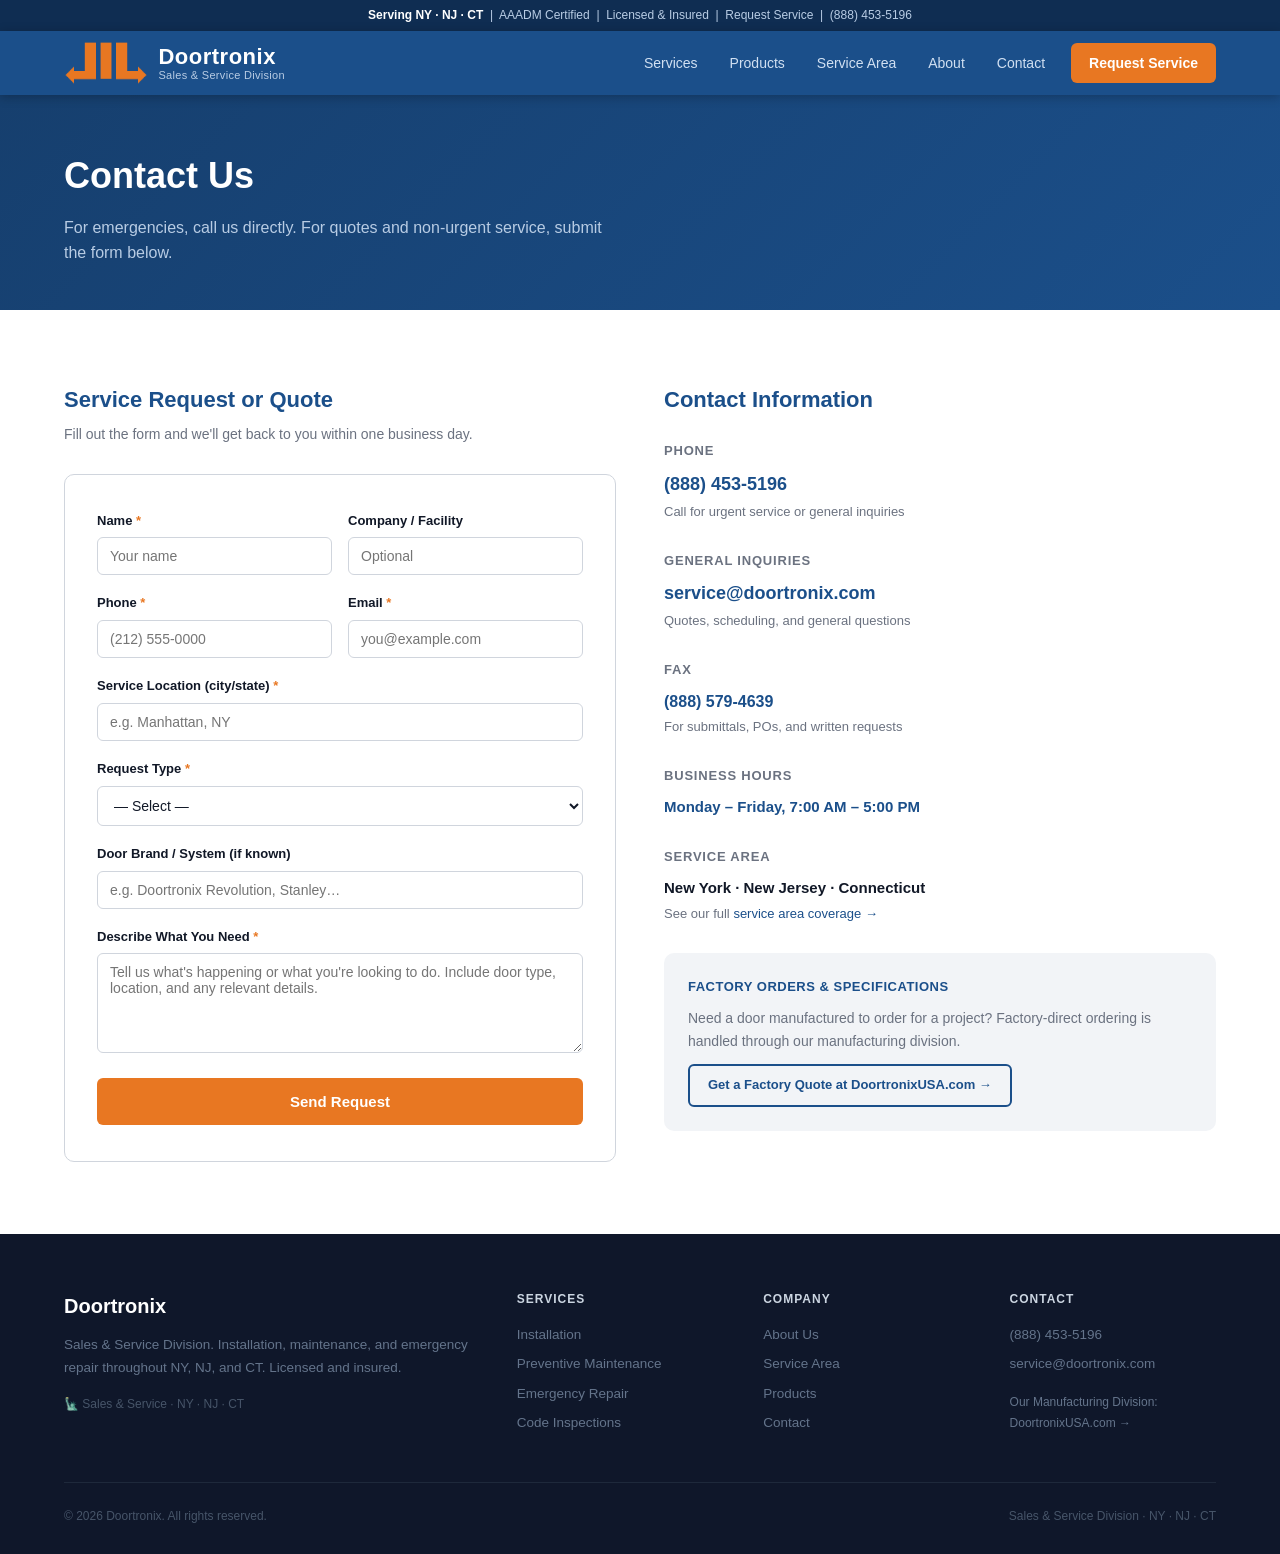
<file: contact.html>
<!DOCTYPE html>
<html lang="en">
<head>
  <meta charset="UTF-8">
  <meta name="viewport" content="width=device-width, initial-scale=1.0">
  <title>Contact &amp; Request Service — Doortronix</title>
  <meta name="description" content="Contact Doortronix for automatic door installation, maintenance, or emergency repair in NY, NJ, and CT. Call (888) 453-5196 or submit a service request online.">

  <!-- Open Graph / Twitter share preview -->
  <meta property="og:type" content="website">
  <meta property="og:site_name" content="Doortronix">
  <meta property="og:url" content="https://doortronix.com/contact.html">
  <meta property="og:title" content="Contact Doortronix — NY · NJ · CT Service &amp; Quotes">
  <meta property="og:description" content="Contact Doortronix for automatic door installation, maintenance, or emergency repair in NY, NJ, and CT. 24/7 emergency line available.">
  <meta property="og:image" content="https://doortronix.com/images/revolution.jpg">
  <meta property="og:image:width" content="1024">
  <meta property="og:image:height" content="585">
  <meta name="twitter:card" content="summary_large_image">
  <meta name="twitter:image" content="https://doortronix.com/images/revolution.jpg">

  <link rel="stylesheet" href="css/style.css">
  <style>
    .contact-grid {
      display: grid;
      grid-template-columns: 1fr 1fr;
      gap: 48px;
      align-items: start;
    }
    .info-block { margin-bottom: 28px; }
    .info-block h4 { font-size: 13px; font-weight: 700; letter-spacing: .8px; text-transform: uppercase; color: var(--mgray); margin-bottom: 8px; }
    .info-block .value { font-size: 18px; font-weight: 700; color: var(--blue); }
    .info-block .value a { color: var(--blue); }
    .info-block .sub { font-size: 13px; color: var(--mgray); margin-top: 3px; }
    @media (max-width: 720px) {
      .contact-grid { grid-template-columns: 1fr; }
    }
  </style>
</head>
<body>

<div class="topbar">
  <div class="container">
    <strong>Serving NY · NJ · CT</strong> &nbsp;|&nbsp;
    AAADM Certified &nbsp;|&nbsp;
    Licensed &amp; Insured &nbsp;|&nbsp;
    <a href="contact.html">Request Service</a> &nbsp;|&nbsp;
    <a href="tel:+18884535196">(888) 453-5196</a>
  </div>
</div>

<nav class="navbar">
  <div class="nav-inner">
    <a href="index.html" class="nav-logo" style="text-decoration:none;">
      <img src="images/logo-mark.png" alt="" class="nav-logo-mark" width="215" height="112">
      <div>
        <div class="brand">Doortronix</div>
        <div class="tagline">Sales &amp; Service Division</div>
      </div>
    </a>
    <div class="nav-toggle" aria-label="Toggle menu"><span></span><span></span><span></span></div>
    <div class="nav-links">
      <a href="services.html">Services</a>
      <a href="products.html">Products</a>
      <a href="service-area.html">Service Area</a>
      <a href="about.html">About</a>
      <a href="contact.html">Contact</a>
      <a href="contact.html" class="btn-nav-cta">Request Service</a>
    </div>
  </div>
</nav>

<div class="page-header">
  <div class="container">
    <h1>Contact Us</h1>
    <p>For emergencies, call us directly. For quotes and non-urgent service, submit the form below.</p>
  </div>
</div>

<section class="section">
  <div class="container">
    <div class="contact-grid">

      <!-- Left: form -->
      <div>
        <h2 style="font-size:22px; font-weight:700; color:var(--blue); margin-bottom:6px;">Service Request or Quote</h2>
        <p style="color:var(--mgray); font-size:14px; margin-bottom:28px;">Fill out the form and we'll get back to you within one business day.</p>

        <form class="form-card" action="https://formspree.io/f/mbdbndbe" method="POST" id="contact-form">
          <div class="form-row">
            <div class="form-group">
              <label for="name">Name <span class="required">*</span></label>
              <input type="text" id="name" name="name" required placeholder="Your name">
            </div>
            <div class="form-group">
              <label for="company">Company / Facility</label>
              <input type="text" id="company" name="company" placeholder="Optional">
            </div>
          </div>
          <div class="form-row">
            <div class="form-group">
              <label for="phone">Phone <span class="required">*</span></label>
              <input type="tel" id="phone" name="phone" required placeholder="(212) 555-0000">
            </div>
            <div class="form-group">
              <label for="email">Email <span class="required">*</span></label>
              <input type="email" id="email" name="email" required placeholder="you@example.com">
            </div>
          </div>
          <div class="form-group">
            <label for="location">Service Location (city/state) <span class="required">*</span></label>
            <input type="text" id="location" name="location" required placeholder="e.g. Manhattan, NY">
          </div>
          <div class="form-group">
            <label for="request_type">Request Type <span class="required">*</span></label>
            <select id="request_type" name="request_type" required>
              <option value="">— Select —</option>
              <option value="Emergency Repair">Emergency Repair</option>
              <option value="Scheduled Repair">Scheduled Repair / Troubleshooting</option>
              <option value="New Installation Quote">New Installation Quote</option>
              <option value="PM Contract">Preventive Maintenance Contract</option>
              <option value="Code Inspection">Code / Compliance Inspection</option>
              <option value="Modernization">Modernization / Upgrade</option>
              <option value="General Question">General Question</option>
            </select>
          </div>
          <div class="form-group">
            <label for="door_brand">Door Brand / System (if known)</label>
            <input type="text" id="door_brand" name="door_brand" placeholder="e.g. Doortronix Revolution, Stanley…">
          </div>
          <div class="form-group">
            <label for="message">Describe What You Need <span class="required">*</span></label>
            <textarea id="message" name="message" required placeholder="Tell us what's happening or what you're looking to do. Include door type, location, and any relevant details."></textarea>
          </div>
          <input type="hidden" name="_subject" value="Doortronix Service / Quote Request">
          <button type="submit" class="btn btn-primary" style="width:100%; font-size:15px; padding:13px;">Send Request</button>
        </form>

        <div id="form-success" style="display:none; background:#DCFCE7; border:1px solid #86EFAC; border-radius:8px; padding:24px; margin-top:16px; text-align:center;">
          <div style="font-size:28px; margin-bottom:8px;">✅</div>
          <div style="font-weight:700; color:#166534; font-size:16px;">Request Received</div>
          <div style="color:#166534; margin-top:6px; font-size:14px;">We'll follow up within one business day. For emergencies, call <a href="tel:+18884535196" style="color:#166534;">(888) 453-5196</a>.</div>
        </div>
      </div>

      <!-- Right: contact info -->
      <div>
        <h2 style="font-size:22px; font-weight:700; color:var(--blue); margin-bottom:24px;">Contact Information</h2>

        <div class="info-block">
          <h4>Phone</h4>
          <div class="value"><a href="tel:+18884535196">(888) 453-5196</a></div>
          <div class="sub">Call for urgent service or general inquiries</div>
        </div>

        <div class="info-block">
          <h4>General Inquiries</h4>
          <div class="value"><a href="mailto:service@doortronix.com">service@doortronix.com</a></div>
          <div class="sub">Quotes, scheduling, and general questions</div>
        </div>

        <div class="info-block">
          <h4>Fax</h4>
          <div class="value" style="font-size:16px;">(888) 579-4639</div>
          <div class="sub">For submittals, POs, and written requests</div>
        </div>

        <div class="info-block">
          <h4>Business Hours</h4>
          <div class="value" style="font-size:15px; font-weight:600;">Monday – Friday, 7:00 AM – 5:00 PM</div>
          
        </div>

        <div class="info-block">
          <h4>Service Area</h4>
          <div style="font-size:15px; color:var(--text); font-weight:600; margin-bottom:4px;">New York · New Jersey · Connecticut</div>
          <div class="sub">See our full <a href="service-area.html">service area coverage →</a></div>
        </div>

        <div style="background:var(--lgray); border-radius:10px; padding:24px; margin-top:16px;">
          <h4 style="font-size:13px; font-weight:700; color:var(--blue); letter-spacing:.5px; text-transform:uppercase; margin-bottom:10px;">Factory Orders &amp; Specifications</h4>
          <p style="font-size:14px; color:var(--mgray); margin-bottom:12px;">Need a door manufactured to order for a project? Factory-direct ordering is handled through our manufacturing division.</p>
          <a href="https://doortronixusa.com/quote-combined.html" class="btn btn-outline" target="_blank" rel="noopener" style="font-size:13px; padding:9px 18px;">Get a Factory Quote at DoortronixUSA.com →</a>
        </div>
      </div>

    </div>
  </div>
</section>

<footer class="footer">
  <div class="container">
    <div class="footer-grid">
      <div class="footer-brand">
        <div class="brand">Doortronix</div>
        <p>Sales &amp; Service Division. Installation, maintenance, and emergency repair throughout NY, NJ, and CT. Licensed and insured.</p>
        <div class="made-in">🗽 Sales &amp; Service · NY · NJ · CT</div>
      </div>
      <div>
        <h4>Services</h4>
        <ul>
          <li><a href="services.html#installation">Installation</a></li>
          <li><a href="services.html#maintenance">Preventive Maintenance</a></li>
          <li><a href="services.html#emergency">Emergency Repair</a></li>
          <li><a href="services.html#inspections">Code Inspections</a></li>
        </ul>
      </div>
      <div>
        <h4>Company</h4>
        <ul>
          <li><a href="about.html">About Us</a></li>
          <li><a href="service-area.html">Service Area</a></li>
          <li><a href="products.html">Products</a></li>
          <li><a href="contact.html">Contact</a></li>
        </ul>
      </div>
      <div>
        <h4>Contact</h4>
        <ul>
          <li><a href="tel:+18884535196">(888) 453-5196</a></li>
          <li><a href="mailto:service@doortronix.com">service@doortronix.com</a></li>
        </ul>
        <div style="margin-top:16px;">
          <a href="https://doortronixusa.com" target="_blank" rel="noopener" style="color:#64748B; font-size:12px;">Our Manufacturing Division: DoortronixUSA.com →</a>
        </div>
      </div>
    </div>
    <div class="footer-bottom">
      <span>© 2026 Doortronix. All rights reserved.</span>
      <span>Sales &amp; Service Division · NY · NJ · CT</span>
    </div>
  </div>
</footer>

<script src="js/main.js"></script>
<script>
document.getElementById('contact-form').addEventListener('submit', async function(e) {
  e.preventDefault();
  const form = e.target;
  const btn = form.querySelector('button[type="submit"]');
  btn.textContent = 'Sending…';
  btn.disabled = true;
  try {
    const res = await fetch(form.action, {
      method: 'POST',
      body: new FormData(form),
      headers: { 'Accept': 'application/json' }
    });
    if (res.ok) {
      form.style.display = 'none';
      document.getElementById('form-success').style.display = 'block';
    } else {
      btn.textContent = 'Error — please call us directly';
      btn.disabled = false;
    }
  } catch {
    btn.textContent = 'Error — please call us directly';
    btn.disabled = false;
  }
});
</script>
</body>
</html>
</file>
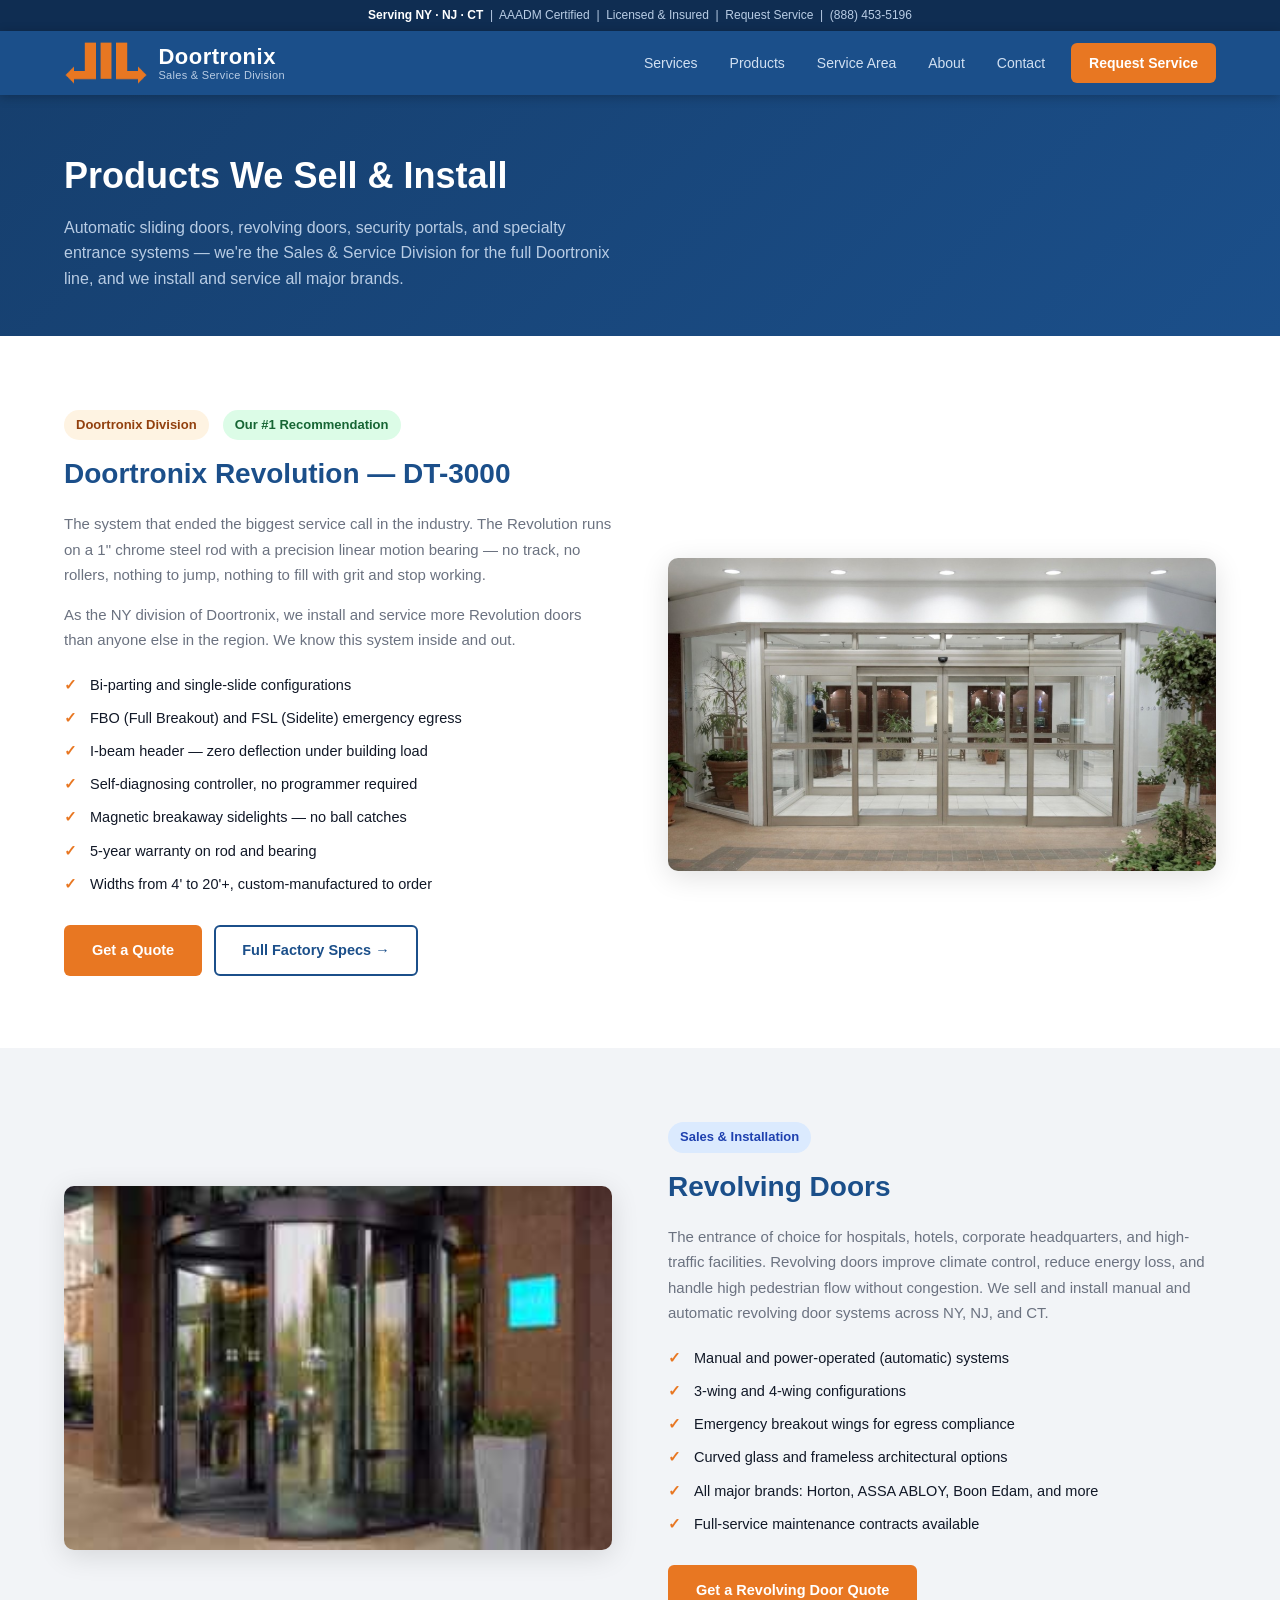
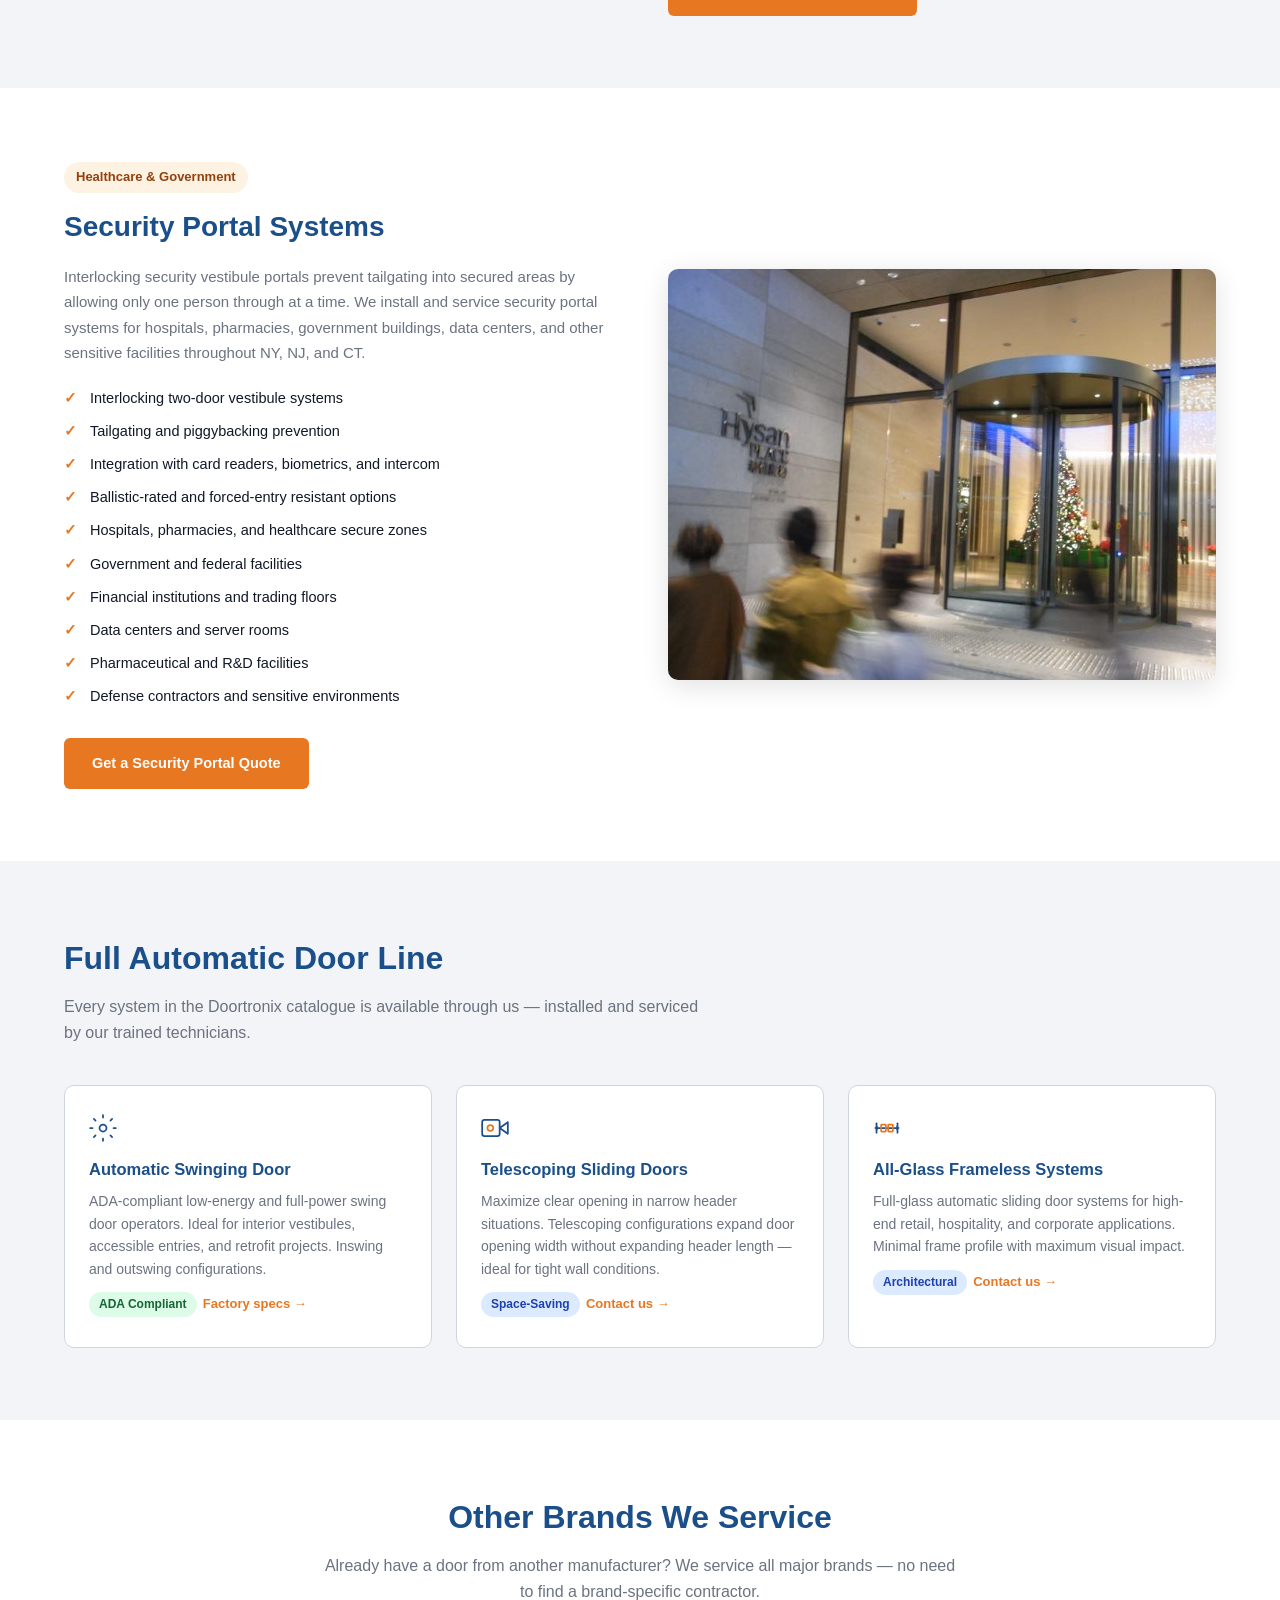
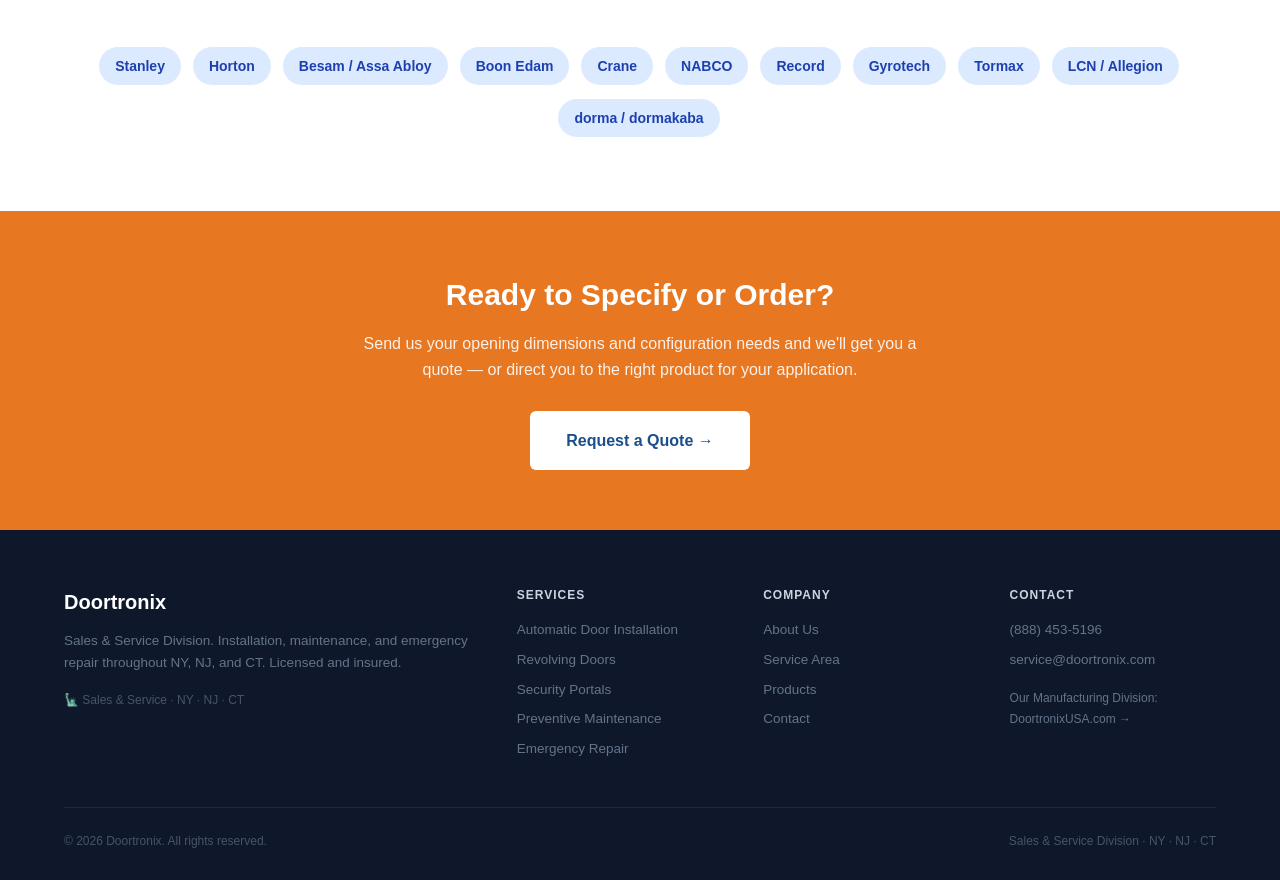
<file: products.html>
<!DOCTYPE html>
<html lang="en">
<head>
  <meta charset="UTF-8">
  <meta name="viewport" content="width=device-width, initial-scale=1.0">
  <title>Automatic Doors, Revolving Doors &amp; Security Portals | Doortronix</title>
  <meta name="description" content="Automatic sliding doors, revolving doors, security portal systems, and specialty entrances. Doortronix installs and services all types for hospitals, facilities, and commercial buildings in NY, NJ, and CT.">

  <!-- Open Graph / Twitter share preview -->
  <meta property="og:type" content="website">
  <meta property="og:site_name" content="Doortronix">
  <meta property="og:url" content="https://doortronix.com/products.html">
  <meta property="og:title" content="Automatic Door Products | Doortronix Dealer">
  <meta property="og:description" content="Doortronix Revolution sliding doors, swinging operators, telescoping systems, and more. Sales &amp; Service Division — NY, NJ, and CT.">
  <meta property="og:image" content="https://doortronix.com/images/revolution.jpg">
  <meta property="og:image:width" content="1024">
  <meta property="og:image:height" content="585">
  <meta name="twitter:card" content="summary_large_image">
  <meta name="twitter:image" content="https://doortronix.com/images/revolution.jpg">

  <link rel="stylesheet" href="css/style.css">
</head>
<body>

<div class="topbar">
  <div class="container">
    <strong>Serving NY · NJ · CT</strong> &nbsp;|&nbsp;
    AAADM Certified &nbsp;|&nbsp;
    Licensed &amp; Insured &nbsp;|&nbsp;
    <a href="contact.html">Request Service</a> &nbsp;|&nbsp;
    <a href="tel:+18884535196">(888) 453-5196</a>
  </div>
</div>

<nav class="navbar">
  <div class="nav-inner">
    <a href="index.html" class="nav-logo" style="text-decoration:none;">
      <img src="images/logo-mark.png" alt="" class="nav-logo-mark" width="215" height="112">
      <div>
        <div class="brand">Doortronix</div>
        <div class="tagline">Sales &amp; Service Division</div>
      </div>
    </a>
    <div class="nav-toggle" aria-label="Toggle menu"><span></span><span></span><span></span></div>
    <div class="nav-links">
      <a href="services.html">Services</a>
      <a href="products.html">Products</a>
      <a href="service-area.html">Service Area</a>
      <a href="about.html">About</a>
      <a href="contact.html">Contact</a>
      <a href="contact.html" class="btn-nav-cta">Request Service</a>
    </div>
  </div>
</nav>

<div class="page-header">
  <div class="container">
    <h1>Products We Sell &amp; Install</h1>
    <p>Automatic sliding doors, revolving doors, security portals, and specialty entrance systems — we're the Sales &amp; Service Division for the full Doortronix line, and we install and service all major brands.</p>
  </div>
</div>

<!-- Revolution Feature -->
<section class="section">
  <div class="container">
    <div style="display:flex; align-items:center; gap:12px; margin-bottom:10px;">
      <span class="badge badge-orange" style="font-size:13px; padding:5px 12px;">Doortronix Division</span>
      <span class="badge badge-green" style="font-size:13px; padding:5px 12px;">Our #1 Recommendation</span>
    </div>
    <div class="two-col img-right">
      <div class="col-text">
        <h2>Doortronix Revolution — DT-3000</h2>
        <p>The system that ended the biggest service call in the industry. The Revolution runs on a 1" chrome steel rod with a precision linear motion bearing — no track, no rollers, nothing to jump, nothing to fill with grit and stop working.</p>
        <p>As the NY division of Doortronix, we install and service more Revolution doors than anyone else in the region. We know this system inside and out.</p>
        <ul class="check-list">
          <li>Bi-parting and single-slide configurations</li>
          <li>FBO (Full Breakout) and FSL (Sidelite) emergency egress</li>
          <li>I-beam header — zero deflection under building load</li>
          <li>Self-diagnosing controller, no programmer required</li>
          <li>Magnetic breakaway sidelights — no ball catches</li>
          <li>5-year warranty on rod and bearing</li>
          <li>Widths from 4' to 20'+, custom-manufactured to order</li>
        </ul>
        <div style="margin-top:24px; display:flex; gap:12px; flex-wrap:wrap;">
          <a href="contact.html" class="btn btn-primary">Get a Quote</a>
          <a href="https://doortronixusa.com/products/revolution.html" class="btn btn-outline" target="_blank" rel="noopener">Full Factory Specs →</a>
        </div>
      </div>
      <div class="col-img">
        <img src="images/revolution.jpg" alt="Doortronix Revolution DT-3000 automatic sliding door" loading="lazy">
      </div>
    </div>
  </div>
</section>

<!-- Revolving Doors feature -->
<section class="section section-bg">
  <div class="container">
    <div class="two-col img-left">
      <div class="col-img">
        <img src="images/revolving-door.jpg" alt="Modern revolving door at hotel entrance" loading="lazy" style="border-radius:10px;">
      </div>
      <div class="col-text">
        <span class="badge badge-blue" style="font-size:13px; padding:5px 12px; margin-bottom:12px; display:inline-block;">Sales &amp; Installation</span>
        <h2>Revolving Doors</h2>
        <p>The entrance of choice for hospitals, hotels, corporate headquarters, and high-traffic facilities. Revolving doors improve climate control, reduce energy loss, and handle high pedestrian flow without congestion. We sell and install manual and automatic revolving door systems across NY, NJ, and CT.</p>
        <ul class="check-list">
          <li>Manual and power-operated (automatic) systems</li>
          <li>3-wing and 4-wing configurations</li>
          <li>Emergency breakout wings for egress compliance</li>
          <li>Curved glass and frameless architectural options</li>
          <li>All major brands: Horton, ASSA ABLOY, Boon Edam, and more</li>
          <li>Full-service maintenance contracts available</li>
        </ul>
        <div style="margin-top:24px;">
          <a href="contact.html" class="btn btn-primary">Get a Revolving Door Quote</a>
        </div>
      </div>
    </div>
  </div>
</section>

<!-- Security Portals feature -->
<section class="section">
  <div class="container">
    <div class="two-col img-right">
      <div class="col-text">
        <span class="badge badge-orange" style="font-size:13px; padding:5px 12px; margin-bottom:12px; display:inline-block;">Healthcare &amp; Government</span>
        <h2>Security Portal Systems</h2>
        <p>Interlocking security vestibule portals prevent tailgating into secured areas by allowing only one person through at a time. We install and service security portal systems for hospitals, pharmacies, government buildings, data centers, and other sensitive facilities throughout NY, NJ, and CT.</p>
        <ul class="check-list">
          <li>Interlocking two-door vestibule systems</li>
          <li>Tailgating and piggybacking prevention</li>
          <li>Integration with card readers, biometrics, and intercom</li>
          <li>Ballistic-rated and forced-entry resistant options</li>
          <li>Hospitals, pharmacies, and healthcare secure zones</li>
          <li>Government and federal facilities</li>
          <li>Financial institutions and trading floors</li>
          <li>Data centers and server rooms</li>
          <li>Pharmaceutical and R&amp;D facilities</li>
          <li>Defense contractors and sensitive environments</li>
        </ul>
        <div style="margin-top:24px;">
          <a href="contact.html" class="btn btn-primary">Get a Security Portal Quote</a>
        </div>
      </div>
      <div class="col-img">
        <img src="images/security-portal.jpg" alt="Compact three-wing revolving door entrance at a secured building lobby" loading="lazy" style="border-radius:10px;">
      </div>
    </div>
  </div>
</section>

<!-- Other products -->
<section class="section section-bg">
  <div class="container">
    <h2 class="section-title">Full Automatic Door Line</h2>
    <p class="section-subtitle">Every system in the Doortronix catalogue is available through us — installed and serviced by our trained technicians.</p>
    <div class="service-grid">

      <div class="service-card">
        <div class="service-icon"><svg xmlns="http://www.w3.org/2000/svg" viewBox="0 0 24 24" fill="none" stroke="#1B4F8A" stroke-width="1.5" stroke-linecap="round" stroke-linejoin="round" aria-hidden="true"><circle cx="12" cy="12" r="3"/><path d="M12 1v2M12 21v2M4.2 4.2l1.4 1.4M18.4 18.4l1.4 1.4M1 12h2M21 12h2M4.2 19.8l1.4-1.4M18.4 5.6l1.4-1.4"/></svg></div>
        <h3>Automatic Swinging Door</h3>
        <p>ADA-compliant low-energy and full-power swing door operators. Ideal for interior vestibules, accessible entries, and retrofit projects. Inswing and outswing configurations.</p>
        <span class="badge badge-green">ADA Compliant</span>
        <a href="https://doortronixusa.com/products/swinging.html" class="learn-more" target="_blank" rel="noopener">Factory specs →</a>
      </div>

      <div class="service-card">
        <div class="service-icon"><svg xmlns="http://www.w3.org/2000/svg" viewBox="0 0 24 24" fill="none" stroke="#1B4F8A" stroke-width="1.5" stroke-linecap="round" stroke-linejoin="round" aria-hidden="true"><path d="M23 7l-7 5 7 5V7z"/><rect x="1" y="5" width="15" height="14" rx="2"/><circle cx="8" cy="12" r="2.5" stroke="#E87722" stroke-width="1.5"/></svg></div>
        <h3>Telescoping Sliding Doors</h3>
        <p>Maximize clear opening in narrow header situations. Telescoping configurations expand door opening width without expanding header length — ideal for tight wall conditions.</p>
        <span class="badge badge-blue">Space-Saving</span>
        <a href="contact.html" class="learn-more">Contact us →</a>
      </div>

      <div class="service-card">
        <div class="service-icon"><svg xmlns="http://www.w3.org/2000/svg" viewBox="0 0 24 24" fill="none" stroke="#1B4F8A" stroke-width="1.5" stroke-linecap="round" stroke-linejoin="round" aria-hidden="true"><line x1="3" y1="12" x2="21" y2="12"/><line x1="3" y1="8" x2="3" y2="16"/><line x1="21" y1="8" x2="21" y2="16"/><rect x="7" y="9" width="4" height="6" rx="0.5" stroke="#E87722" stroke-width="1.5"/><rect x="13" y="9" width="4" height="6" rx="0.5" stroke="#E87722" stroke-width="1.5"/><path d="M1 12l3-2v4z" fill="#1B4F8A" stroke="none"/><path d="M23 12l-3-2v4z" fill="#1B4F8A" stroke="none"/></svg></div>
        <h3>All-Glass Frameless Systems</h3>
        <p>Full-glass automatic sliding door systems for high-end retail, hospitality, and corporate applications. Minimal frame profile with maximum visual impact.</p>
        <span class="badge badge-blue">Architectural</span>
        <a href="contact.html" class="learn-more">Contact us →</a>
      </div>

    </div>
  </div>
</section>

<!-- Brands we service -->
<section class="section">
  <div class="container">
    <h2 class="section-title text-center">Other Brands We Service</h2>
    <p class="section-subtitle text-center">Already have a door from another manufacturer? We service all major brands — no need to find a brand-specific contractor.</p>
    <div style="display:flex; flex-wrap:wrap; gap:10px; justify-content:center; margin-top:8px;">
      <span class="badge badge-blue" style="font-size:14px; padding:8px 16px;">Stanley</span>
      <span class="badge badge-blue" style="font-size:14px; padding:8px 16px;">Horton</span>
      <span class="badge badge-blue" style="font-size:14px; padding:8px 16px;">Besam / Assa Abloy</span>
      <span class="badge badge-blue" style="font-size:14px; padding:8px 16px;">Boon Edam</span>
      <span class="badge badge-blue" style="font-size:14px; padding:8px 16px;">Crane</span>
      <span class="badge badge-blue" style="font-size:14px; padding:8px 16px;">NABCO</span>
      <span class="badge badge-blue" style="font-size:14px; padding:8px 16px;">Record</span>
      <span class="badge badge-blue" style="font-size:14px; padding:8px 16px;">Gyrotech</span>
      <span class="badge badge-blue" style="font-size:14px; padding:8px 16px;">Tormax</span>
      <span class="badge badge-blue" style="font-size:14px; padding:8px 16px;">LCN / Allegion</span>
      <span class="badge badge-blue" style="font-size:14px; padding:8px 16px;">dorma / dormakaba</span>
    </div>
  </div>
</section>

<div class="cta-banner">
  <div class="container">
    <h2>Ready to Specify or Order?</h2>
    <p>Send us your opening dimensions and configuration needs and we'll get you a quote — or direct you to the right product for your application.</p>
    <a href="contact.html" class="btn btn-white" style="font-size:16px; padding:15px 34px;">Request a Quote →</a>
  </div>
</div>

<footer class="footer">
  <div class="container">
    <div class="footer-grid">
      <div class="footer-brand">
        <div class="brand">Doortronix</div>
        <p>Sales &amp; Service Division. Installation, maintenance, and emergency repair throughout NY, NJ, and CT. Licensed and insured.</p>
        <div class="made-in">🗽 Sales &amp; Service · NY · NJ · CT</div>
      </div>
      <div>
        <h4>Services</h4>
        <ul>
          <li><a href="services.html#installation">Automatic Door Installation</a></li>
          <li><a href="services.html#revolving">Revolving Doors</a></li>
          <li><a href="services.html#security">Security Portals</a></li>
          <li><a href="services.html#maintenance">Preventive Maintenance</a></li>
          <li><a href="services.html#emergency">Emergency Repair</a></li>
        </ul>
      </div>
      <div>
        <h4>Company</h4>
        <ul>
          <li><a href="about.html">About Us</a></li>
          <li><a href="service-area.html">Service Area</a></li>
          <li><a href="products.html">Products</a></li>
          <li><a href="contact.html">Contact</a></li>
        </ul>
      </div>
      <div>
        <h4>Contact</h4>
        <ul>
          <li><a href="tel:+18884535196">(888) 453-5196</a></li>
          <li><a href="mailto:service@doortronix.com">service@doortronix.com</a></li>
        </ul>
        <div style="margin-top:16px;">
          <a href="https://doortronixusa.com" target="_blank" rel="noopener" style="color:#64748B; font-size:12px;">Our Manufacturing Division: DoortronixUSA.com →</a>
        </div>
      </div>
    </div>
    <div class="footer-bottom">
      <span>© 2026 Doortronix. All rights reserved.</span>
      <span>Sales &amp; Service Division · NY · NJ · CT</span>
    </div>
  </div>
</footer>

<script src="js/main.js"></script>
</body>
</html>
</file>
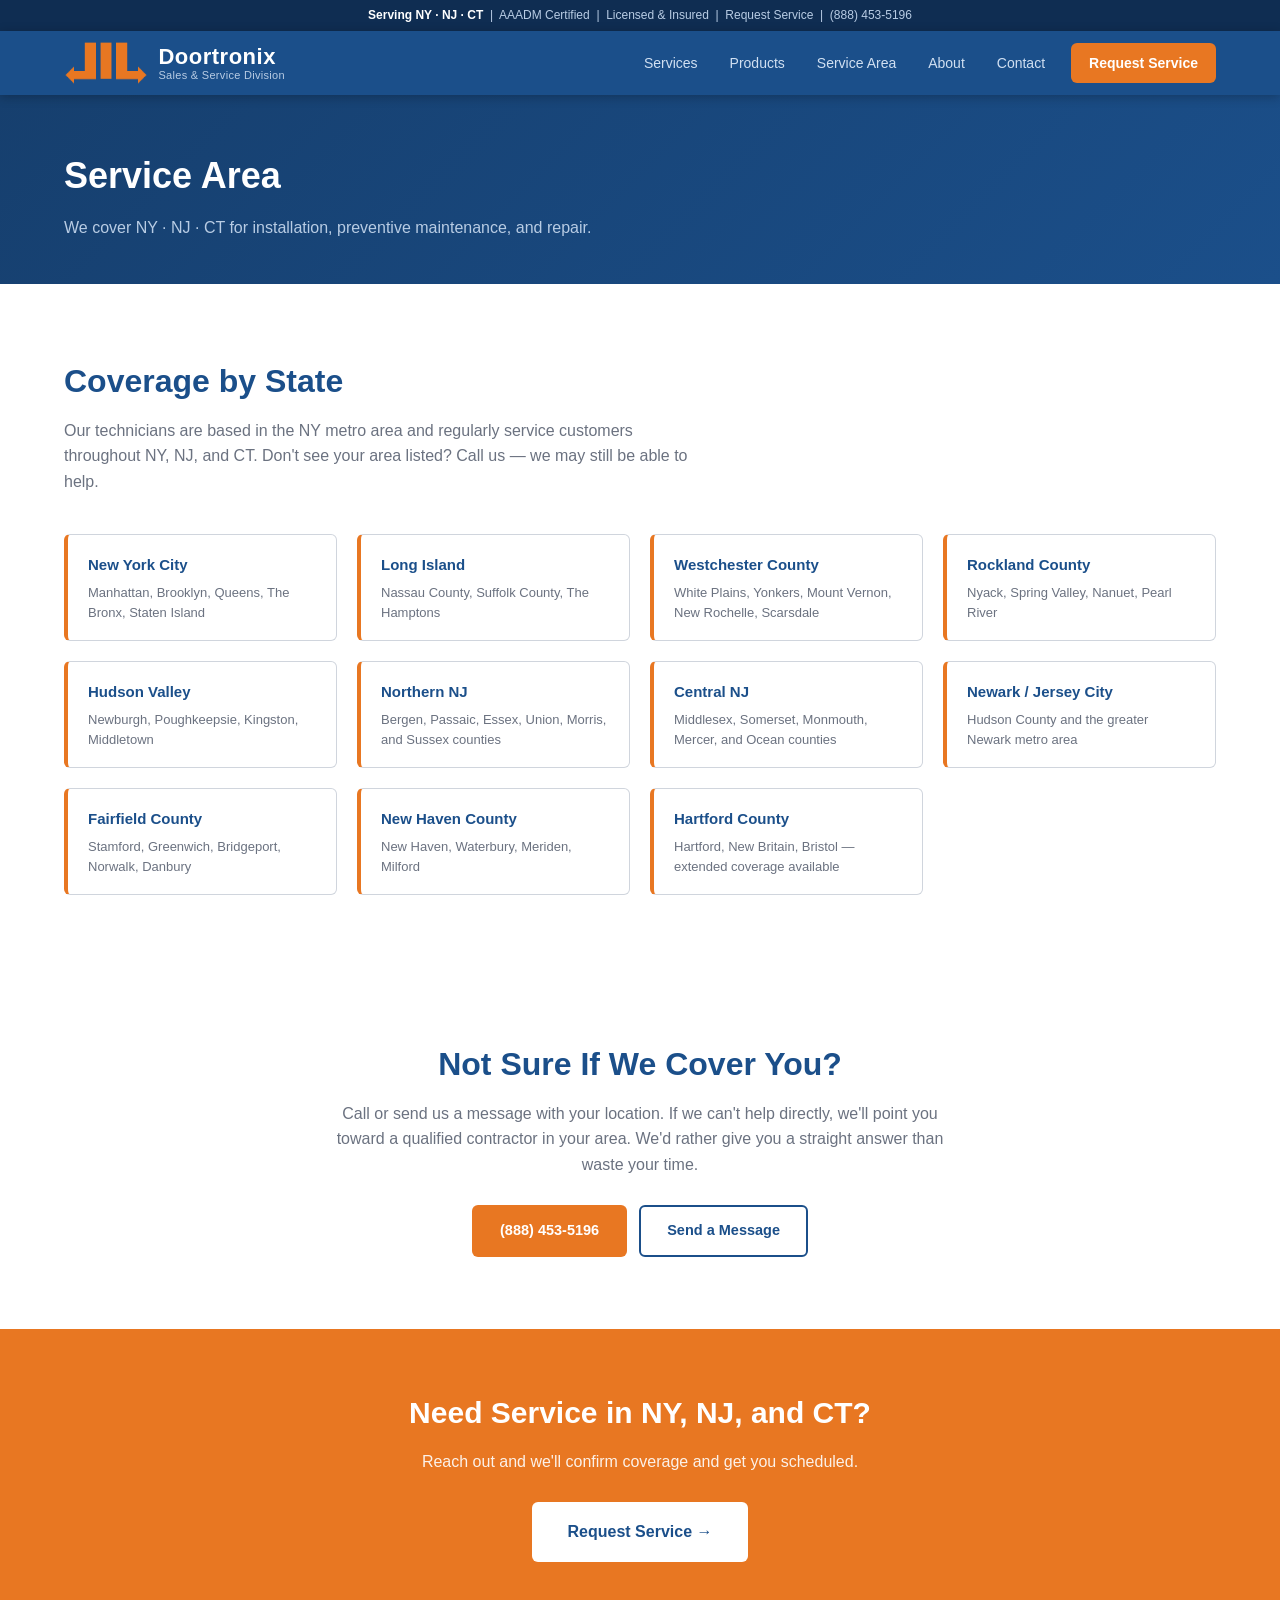
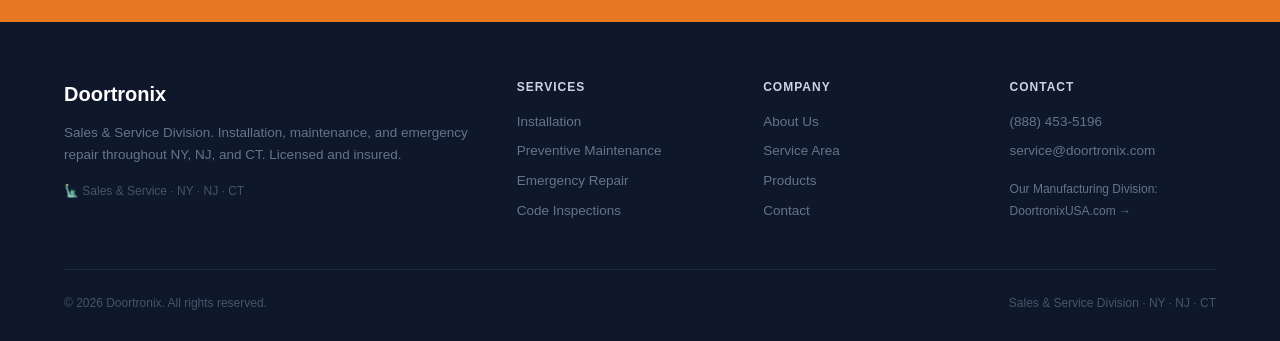
<file: service-area.html>
<!DOCTYPE html>
<html lang="en">
<head>
  <meta charset="UTF-8">
  <meta name="viewport" content="width=device-width, initial-scale=1.0">
  <title>Service Area — NY · NJ · CT Door Service | Doortronix</title>
  <meta name="description" content="Doortronix provides automatic door installation, maintenance, and 24/7 emergency repair throughout New York City, Long Island, Westchester, New Jersey, and Connecticut.">

  <!-- Open Graph / Twitter share preview -->
  <meta property="og:type" content="website">
  <meta property="og:site_name" content="Doortronix">
  <meta property="og:url" content="https://doortronix.com/service-area.html">
  <meta property="og:title" content="Service Area — NY, NJ &amp; CT | Doortronix">
  <meta property="og:description" content="Automatic door installation, maintenance, and 24/7 emergency repair throughout NY, NJ, and CT.">
  <meta property="og:image" content="https://doortronix.com/images/revolution.jpg">
  <meta property="og:image:width" content="1024">
  <meta property="og:image:height" content="585">
  <meta name="twitter:card" content="summary_large_image">
  <meta name="twitter:image" content="https://doortronix.com/images/revolution.jpg">

  <link rel="stylesheet" href="css/style.css">
</head>
<body>

<div class="topbar">
  <div class="container">
    <strong>Serving NY · NJ · CT</strong> &nbsp;|&nbsp;
    AAADM Certified &nbsp;|&nbsp;
    Licensed &amp; Insured &nbsp;|&nbsp;
    <a href="contact.html">Request Service</a> &nbsp;|&nbsp;
    <a href="tel:+18884535196">(888) 453-5196</a>
  </div>
</div>

<nav class="navbar">
  <div class="nav-inner">
    <a href="index.html" class="nav-logo" style="text-decoration:none;">
      <img src="images/logo-mark.png" alt="" class="nav-logo-mark" width="215" height="112">
      <div>
        <div class="brand">Doortronix</div>
        <div class="tagline">Sales &amp; Service Division</div>
      </div>
    </a>
    <div class="nav-toggle" aria-label="Toggle menu"><span></span><span></span><span></span></div>
    <div class="nav-links">
      <a href="services.html">Services</a>
      <a href="products.html">Products</a>
      <a href="service-area.html">Service Area</a>
      <a href="about.html">About</a>
      <a href="contact.html">Contact</a>
      <a href="contact.html" class="btn-nav-cta">Request Service</a>
    </div>
  </div>
</nav>

<div class="page-header">
  <div class="container">
    <h1>Service Area</h1>
    <p>We cover NY · NJ · CT for installation, preventive maintenance, and repair.</p>
  </div>
</div>

<section class="section">
  <div class="container">
    <h2 class="section-title">Coverage by State</h2>
    <p class="section-subtitle">Our technicians are based in the NY metro area and regularly service customers throughout NY, NJ, and CT. Don't see your area listed? Call us — we may still be able to help.</p>

    <div class="area-grid">

      <!-- New York -->
      <div class="area-card">
        <h4>New York City</h4>
        <p>Manhattan, Brooklyn, Queens, The Bronx, Staten Island</p>
      </div>
      <div class="area-card">
        <h4>Long Island</h4>
        <p>Nassau County, Suffolk County, The Hamptons</p>
      </div>
      <div class="area-card">
        <h4>Westchester County</h4>
        <p>White Plains, Yonkers, Mount Vernon, New Rochelle, Scarsdale</p>
      </div>
      <div class="area-card">
        <h4>Rockland County</h4>
        <p>Nyack, Spring Valley, Nanuet, Pearl River</p>
      </div>
      <div class="area-card">
        <h4>Hudson Valley</h4>
        <p>Newburgh, Poughkeepsie, Kingston, Middletown</p>
      </div>
      <!-- New Jersey -->
      <div class="area-card">
        <h4>Northern NJ</h4>
        <p>Bergen, Passaic, Essex, Union, Morris, and Sussex counties</p>
      </div>
      <div class="area-card">
        <h4>Central NJ</h4>
        <p>Middlesex, Somerset, Monmouth, Mercer, and Ocean counties</p>
      </div>
      <div class="area-card">
        <h4>Newark / Jersey City</h4>
        <p>Hudson County and the greater Newark metro area</p>
      </div>

      <!-- Connecticut -->
      <div class="area-card">
        <h4>Fairfield County</h4>
        <p>Stamford, Greenwich, Bridgeport, Norwalk, Danbury</p>
      </div>
      <div class="area-card">
        <h4>New Haven County</h4>
        <p>New Haven, Waterbury, Meriden, Milford</p>
      </div>
      <div class="area-card">
        <h4>Hartford County</h4>
        <p>Hartford, New Britain, Bristol — extended coverage available</p>
      </div>

    </div>
  </div>
</section>



<!-- Not sure? -->
<section class="section">
  <div class="container" style="text-align:center; max-width:680px;">
    <h2 class="section-title text-center">Not Sure If We Cover You?</h2>
    <p style="font-size:16px; color:var(--mgray); margin-bottom:28px;">Call or send us a message with your location. If we can't help directly, we'll point you toward a qualified contractor in your area. We'd rather give you a straight answer than waste your time.</p>
    <div style="display:flex; gap:12px; justify-content:center; flex-wrap:wrap;">
      <a href="tel:+18884535196" class="btn btn-primary">(888) 453-5196</a>
      <a href="contact.html" class="btn btn-outline">Send a Message</a>
    </div>
  </div>
</section>

<div class="cta-banner">
  <div class="container">
    <h2>Need Service in NY, NJ, and CT?</h2>
    <p>Reach out and we'll confirm coverage and get you scheduled.</p>
    <a href="contact.html" class="btn btn-white" style="font-size:16px; padding:15px 34px;">Request Service →</a>
  </div>
</div>

<footer class="footer">
  <div class="container">
    <div class="footer-grid">
      <div class="footer-brand">
        <div class="brand">Doortronix</div>
        <p>Sales &amp; Service Division. Installation, maintenance, and emergency repair throughout NY, NJ, and CT. Licensed and insured.</p>
        <div class="made-in">🗽 Sales &amp; Service · NY · NJ · CT</div>
      </div>
      <div>
        <h4>Services</h4>
        <ul>
          <li><a href="services.html#installation">Installation</a></li>
          <li><a href="services.html#maintenance">Preventive Maintenance</a></li>
          <li><a href="services.html#emergency">Emergency Repair</a></li>
          <li><a href="services.html#inspections">Code Inspections</a></li>
        </ul>
      </div>
      <div>
        <h4>Company</h4>
        <ul>
          <li><a href="about.html">About Us</a></li>
          <li><a href="service-area.html">Service Area</a></li>
          <li><a href="products.html">Products</a></li>
          <li><a href="contact.html">Contact</a></li>
        </ul>
      </div>
      <div>
        <h4>Contact</h4>
        <ul>
          <li><a href="tel:+18884535196">(888) 453-5196</a></li>
          <li><a href="mailto:service@doortronix.com">service@doortronix.com</a></li>
        </ul>
        <div style="margin-top:16px;">
          <a href="https://doortronixusa.com" target="_blank" rel="noopener" style="color:#64748B; font-size:12px;">Our Manufacturing Division: DoortronixUSA.com →</a>
        </div>
      </div>
    </div>
    <div class="footer-bottom">
      <span>© 2026 Doortronix. All rights reserved.</span>
      <span>Sales &amp; Service Division · NY · NJ · CT</span>
    </div>
  </div>
</footer>

<script src="js/main.js"></script>
</body>
</html>
</file>
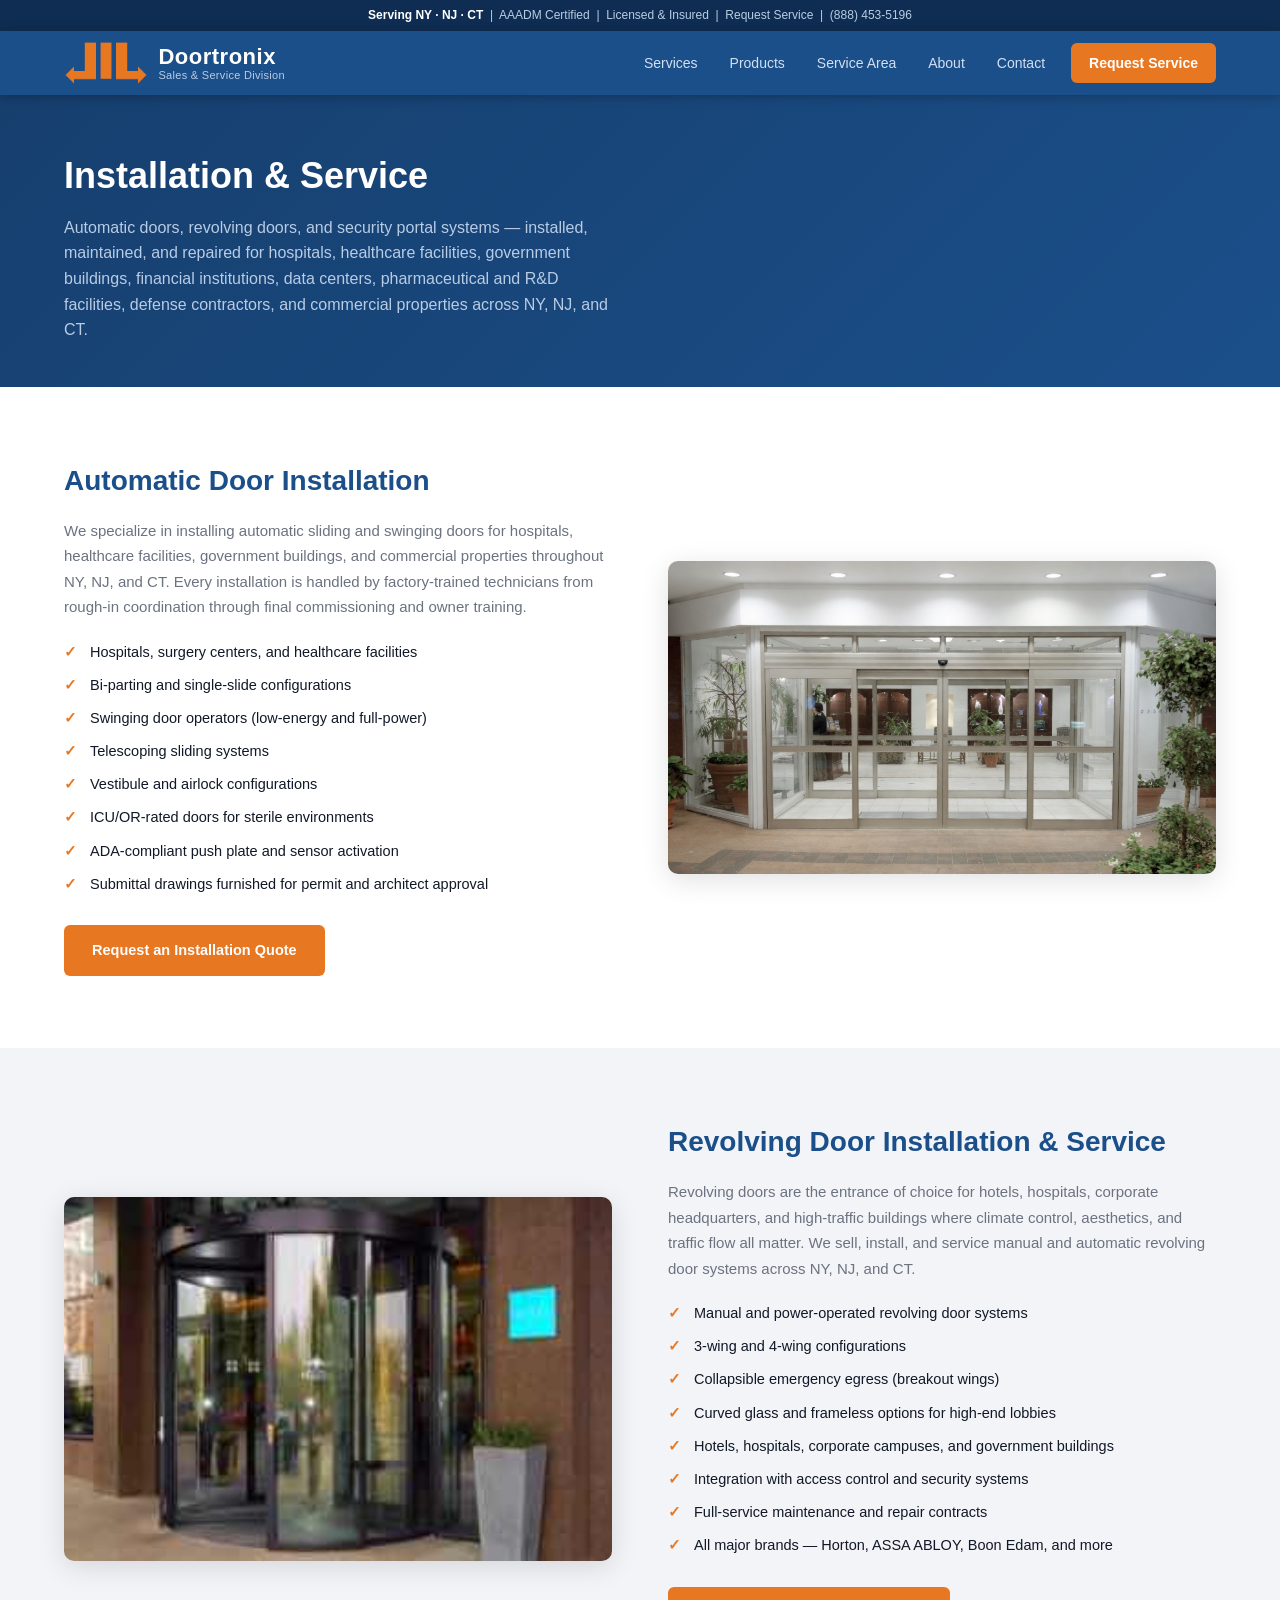
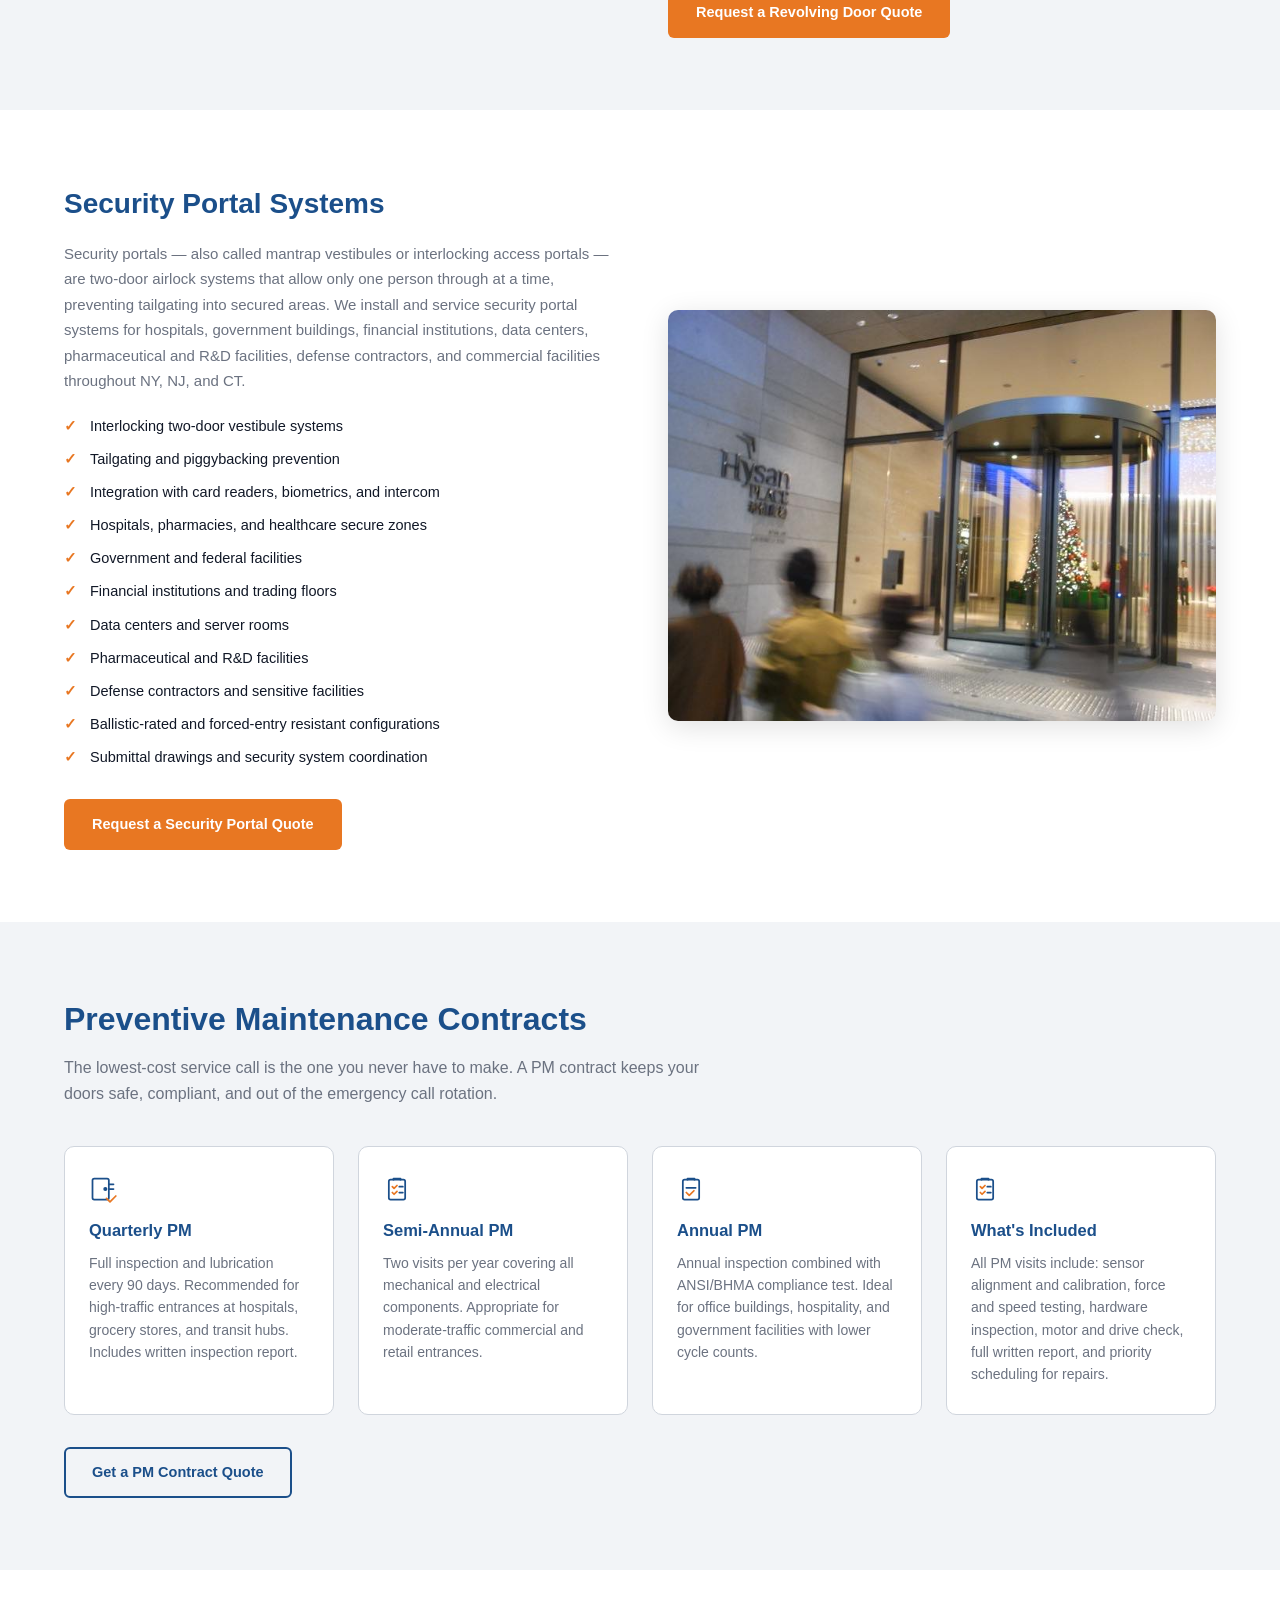
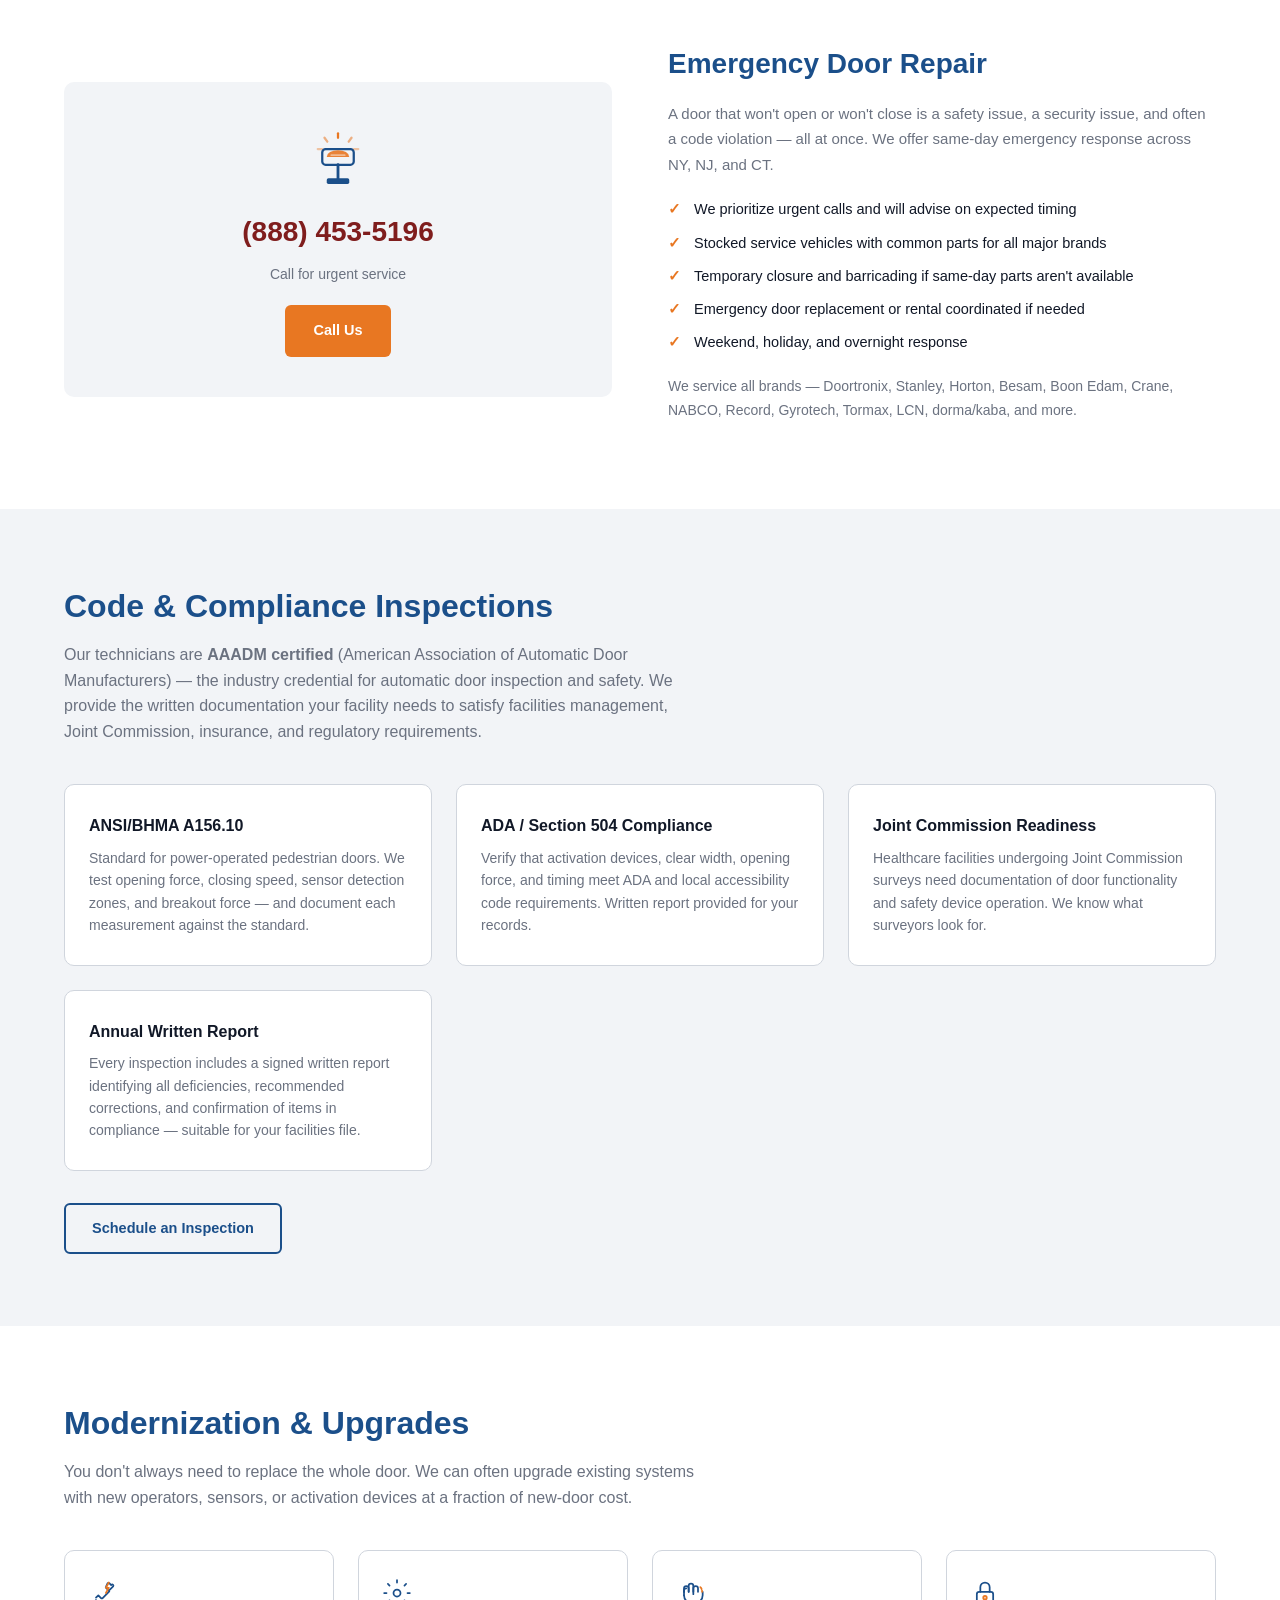
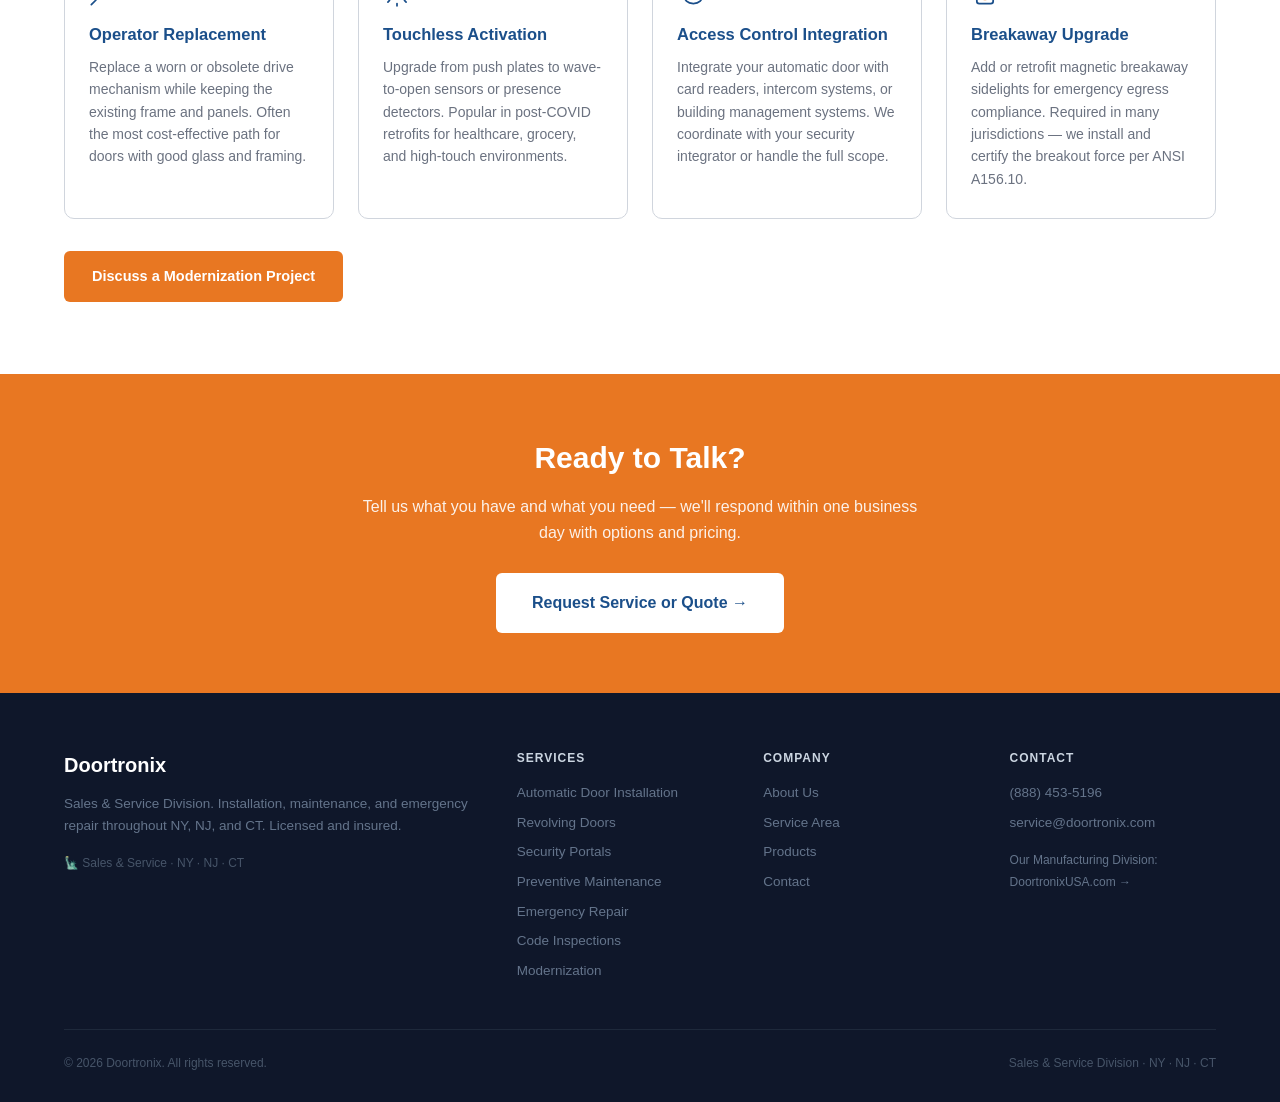
<file: services.html>
<!DOCTYPE html>
<html lang="en">
<head>
  <meta charset="UTF-8">
  <meta name="viewport" content="width=device-width, initial-scale=1.0">
  <title>Automatic Door, Revolving Door &amp; Security Portal Services | Doortronix</title>
  <meta name="description" content="Installation, maintenance, and repair of automatic doors, revolving doors, and security portal systems for hospitals, facilities, and commercial buildings in NY, NJ, and CT.">

  <!-- Open Graph / Twitter share preview -->
  <meta property="og:type" content="website">
  <meta property="og:site_name" content="Doortronix">
  <meta property="og:url" content="https://doortronix.com/services.html">
  <meta property="og:title" content="Automatic Door Services — Installation &amp; Repair | Doortronix">
  <meta property="og:description" content="Installation, preventive maintenance, 24/7 emergency repair, and code inspections for automatic doors across NY, NJ, and CT.">
  <meta property="og:image" content="https://doortronix.com/images/revolution.jpg">
  <meta property="og:image:width" content="1024">
  <meta property="og:image:height" content="585">
  <meta name="twitter:card" content="summary_large_image">
  <meta name="twitter:image" content="https://doortronix.com/images/revolution.jpg">

  <link rel="stylesheet" href="css/style.css">
</head>
<body>

<div class="topbar">
  <div class="container">
    <strong>Serving NY · NJ · CT</strong> &nbsp;|&nbsp;
    AAADM Certified &nbsp;|&nbsp;
    Licensed &amp; Insured &nbsp;|&nbsp;
    <a href="contact.html">Request Service</a> &nbsp;|&nbsp;
    <a href="tel:+18884535196">(888) 453-5196</a>
  </div>
</div>

<nav class="navbar">
  <div class="nav-inner">
    <a href="index.html" class="nav-logo" style="text-decoration:none;">
      <img src="images/logo-mark.png" alt="" class="nav-logo-mark" width="215" height="112">
      <div>
        <div class="brand">Doortronix</div>
        <div class="tagline">Sales &amp; Service Division</div>
      </div>
    </a>
    <div class="nav-toggle" aria-label="Toggle menu"><span></span><span></span><span></span></div>
    <div class="nav-links">
      <a href="services.html">Services</a>
      <a href="products.html">Products</a>
      <a href="service-area.html">Service Area</a>
      <a href="about.html">About</a>
      <a href="contact.html">Contact</a>
      <a href="contact.html" class="btn-nav-cta">Request Service</a>
    </div>
  </div>
</nav>

<div class="page-header">
  <div class="container">
    <h1>Installation &amp; Service</h1>
    <p>Automatic doors, revolving doors, and security portal systems — installed, maintained, and repaired for hospitals, healthcare facilities, government buildings, financial institutions, data centers, pharmaceutical and R&amp;D facilities, defense contractors, and commercial properties across NY, NJ, and CT.</p>
  </div>
</div>

<!-- Installation -->
<section class="section" id="installation">
  <div class="container">
    <div class="two-col img-right">
      <div class="col-text">
        <h2>Automatic Door Installation</h2>
        <p>We specialize in installing automatic sliding and swinging doors for hospitals, healthcare facilities, government buildings, and commercial properties throughout NY, NJ, and CT. Every installation is handled by factory-trained technicians from rough-in coordination through final commissioning and owner training.</p>
        <ul class="check-list">
          <li>Hospitals, surgery centers, and healthcare facilities</li>
          <li>Bi-parting and single-slide configurations</li>
          <li>Swinging door operators (low-energy and full-power)</li>
          <li>Telescoping sliding systems</li>
          <li>Vestibule and airlock configurations</li>
          <li>ICU/OR-rated doors for sterile environments</li>
          <li>ADA-compliant push plate and sensor activation</li>
          <li>Submittal drawings furnished for permit and architect approval</li>
        </ul>
        <div style="margin-top:24px;">
          <a href="contact.html" class="btn btn-primary">Request an Installation Quote</a>
        </div>
      </div>
      <div class="col-img">
        <img src="images/revolution.jpg" alt="Doortronix automatic sliding door installation" loading="lazy">
      </div>
    </div>
  </div>
</section>

<!-- Revolving Doors -->
<section class="section section-bg" id="revolving">
  <div class="container">
    <div class="two-col img-left">
      <div class="col-img">
        <img src="images/revolving-door.jpg" alt="Modern revolving door at hotel entrance" loading="lazy" style="border-radius:10px;">
      </div>
      <div class="col-text">
        <h2>Revolving Door Installation &amp; Service</h2>
        <p>Revolving doors are the entrance of choice for hotels, hospitals, corporate headquarters, and high-traffic buildings where climate control, aesthetics, and traffic flow all matter. We sell, install, and service manual and automatic revolving door systems across NY, NJ, and CT.</p>
        <ul class="check-list">
          <li>Manual and power-operated revolving door systems</li>
          <li>3-wing and 4-wing configurations</li>
          <li>Collapsible emergency egress (breakout wings)</li>
          <li>Curved glass and frameless options for high-end lobbies</li>
          <li>Hotels, hospitals, corporate campuses, and government buildings</li>
          <li>Integration with access control and security systems</li>
          <li>Full-service maintenance and repair contracts</li>
          <li>All major brands — Horton, ASSA ABLOY, Boon Edam, and more</li>
        </ul>
        <div style="margin-top:24px;">
          <a href="contact.html" class="btn btn-primary">Request a Revolving Door Quote</a>
        </div>
      </div>
    </div>
  </div>
</section>

<!-- Security Portals -->
<section class="section" id="security">
  <div class="container">
    <div class="two-col img-right">
      <div class="col-text">
        <h2>Security Portal Systems</h2>
        <p>Security portals — also called mantrap vestibules or interlocking access portals — are two-door airlock systems that allow only one person through at a time, preventing tailgating into secured areas. We install and service security portal systems for hospitals, government buildings, financial institutions, data centers, pharmaceutical and R&amp;D facilities, defense contractors, and commercial facilities throughout NY, NJ, and CT.</p>
        <ul class="check-list">
          <li>Interlocking two-door vestibule systems</li>
          <li>Tailgating and piggybacking prevention</li>
          <li>Integration with card readers, biometrics, and intercom</li>
          <li>Hospitals, pharmacies, and healthcare secure zones</li>
          <li>Government and federal facilities</li>
          <li>Financial institutions and trading floors</li>
          <li>Data centers and server rooms</li>
          <li>Pharmaceutical and R&amp;D facilities</li>
          <li>Defense contractors and sensitive facilities</li>
          <li>Ballistic-rated and forced-entry resistant configurations</li>
          <li>Submittal drawings and security system coordination</li>
        </ul>
        <div style="margin-top:24px;">
          <a href="contact.html" class="btn btn-primary">Request a Security Portal Quote</a>
        </div>
      </div>
      <div class="col-img">
        <img src="images/security-portal.jpg" alt="Compact three-wing revolving door entrance at a secured building lobby" loading="lazy" style="border-radius:10px;">
      </div>
    </div>
  </div>
</section>

<!-- PM -->
<section class="section section-bg" id="maintenance">
  <div class="container">
    <h2 class="section-title">Preventive Maintenance Contracts</h2>
    <p class="section-subtitle">The lowest-cost service call is the one you never have to make. A PM contract keeps your doors safe, compliant, and out of the emergency call rotation.</p>
    <div class="service-grid">
      <div class="service-card">
        <div class="service-icon"><svg xmlns="http://www.w3.org/2000/svg" viewBox="0 0 24 24" fill="none" stroke="#1B4F8A" stroke-width="1.5" stroke-linecap="round" stroke-linejoin="round" aria-hidden="true"><rect x="3" y="3" width="14" height="18" rx="1.5"/><line x1="17" y1="8" x2="21" y2="8"/><line x1="17" y1="12" x2="21" y2="12"/><path d="M15 20l3 3 5-5" stroke="#E87722" stroke-width="1.5"/><circle cx="14" cy="12" r="1" fill="#1B4F8A"/></svg></div>
        <h3>Quarterly PM</h3>
        <p>Full inspection and lubrication every 90 days. Recommended for high-traffic entrances at hospitals, grocery stores, and transit hubs. Includes written inspection report.</p>
      </div>
      <div class="service-card">
        <div class="service-icon"><svg xmlns="http://www.w3.org/2000/svg" viewBox="0 0 24 24" fill="none" stroke="#1B4F8A" stroke-width="1.5" stroke-linecap="round" stroke-linejoin="round" aria-hidden="true"><rect x="5" y="4" width="14" height="17" rx="1.5"/><path d="M9 4V3h6v1"/><path d="M8 10l1.5 1.5L12 9" stroke="#E87722" stroke-width="1.5"/><path d="M8 15l1.5 1.5L12 14" stroke="#E87722" stroke-width="1.5"/><line x1="14" y1="10" x2="17" y2="10"/><line x1="14" y1="15" x2="17" y2="15"/></svg></div>
        <h3>Semi-Annual PM</h3>
        <p>Two visits per year covering all mechanical and electrical components. Appropriate for moderate-traffic commercial and retail entrances.</p>
      </div>
      <div class="service-card">
        <div class="service-icon"><svg xmlns="http://www.w3.org/2000/svg" viewBox="0 0 24 24" fill="none" stroke="#1B4F8A" stroke-width="1.5" stroke-linecap="round" stroke-linejoin="round" aria-hidden="true"><rect x="5" y="4" width="14" height="17" rx="1.5"/><path d="M9 4V3h6v1"/><line x1="8" y1="11" x2="16" y2="11"/><path d="M8 15l2.5 2.5 4-4" stroke="#E87722" stroke-width="1.5"/></svg></div>
        <h3>Annual PM</h3>
        <p>Annual inspection combined with ANSI/BHMA compliance test. Ideal for office buildings, hospitality, and government facilities with lower cycle counts.</p>
      </div>
      <div class="service-card">
        <div class="service-icon"><svg xmlns="http://www.w3.org/2000/svg" viewBox="0 0 24 24" fill="none" stroke="#1B4F8A" stroke-width="1.5" stroke-linecap="round" stroke-linejoin="round" aria-hidden="true"><rect x="5" y="4" width="14" height="17" rx="1.5"/><path d="M9 4V3h6v1"/><path d="M8 10l1.5 1.5L12 9" stroke="#E87722" stroke-width="1.5"/><path d="M8 15l1.5 1.5L12 14" stroke="#E87722" stroke-width="1.5"/><line x1="14" y1="10" x2="17" y2="10"/><line x1="14" y1="15" x2="17" y2="15"/></svg></div>
        <h3>What's Included</h3>
        <p>All PM visits include: sensor alignment and calibration, force and speed testing, hardware inspection, motor and drive check, full written report, and priority scheduling for repairs.</p>
      </div>
    </div>
    <div style="margin-top:32px;">
      <a href="contact.html" class="btn btn-outline">Get a PM Contract Quote</a>
    </div>
  </div>
</section>

<!-- Emergency repair -->
<section class="section" id="emergency">
  <div class="container">
    <div class="two-col img-left">
      <div class="col-img" style="background:var(--lgray); border-radius:10px; padding:40px; text-align:center;">
        <div class="emergency-callout-icon" aria-hidden="true">
          <svg xmlns="http://www.w3.org/2000/svg" viewBox="0 0 64 64" fill="none" stroke-linecap="round" stroke-linejoin="round">
            <path d="M32 10v4" stroke="#E87722" stroke-width="2"/>
            <path d="M20 14l2.5 3.5" stroke="#E87722" stroke-width="2" opacity="0.55"/>
            <path d="M44 14l-2.5 3.5" stroke="#E87722" stroke-width="2" opacity="0.55"/>
            <path d="M14 24h4" stroke="#E87722" stroke-width="2" opacity="0.4"/>
            <path d="M46 24h4" stroke="#E87722" stroke-width="2" opacity="0.4"/>
            <rect x="18" y="24" width="28" height="14" rx="3" stroke="#1B4F8A" stroke-width="2"/>
            <path d="M22 31a10 6 0 0 1 20 0" fill="#E87722" opacity="0.9"/>
            <path d="M26 29.5h12" stroke="#fff" stroke-width="1.5" opacity="0.45"/>
            <line x1="32" y1="38" x2="32" y2="50" stroke="#1B4F8A" stroke-width="2.5"/>
            <rect x="22" y="50" width="20" height="5" rx="1.5" fill="#1B4F8A"/>
          </svg>
        </div>
        <div style="font-size:28px; font-weight:700; color:#7F1D1D; margin-bottom:8px;">(888) 453-5196</div>
        <div style="font-size:14px; color:var(--mgray); margin-bottom:20px;">Call for urgent service</div>
        <a href="tel:+18884535196" class="btn btn-primary">Call Us</a>
      </div>
      <div class="col-text">
        <h2>Emergency Door Repair</h2>
        <p>A door that won't open or won't close is a safety issue, a security issue, and often a code violation — all at once. We offer same-day emergency response across NY, NJ, and CT.</p>
        <ul class="check-list">
          <li>We prioritize urgent calls and will advise on expected timing</li>
          <li>Stocked service vehicles with common parts for all major brands</li>
          <li>Temporary closure and barricading if same-day parts aren't available</li>
          <li>Emergency door replacement or rental coordinated if needed</li>
          <li>Weekend, holiday, and overnight response</li>
        </ul>
        <p style="margin-top:16px; font-size:14px; color:var(--mgray);">We service all brands — Doortronix, Stanley, Horton, Besam, Boon Edam, Crane, NABCO, Record, Gyrotech, Tormax, LCN, dorma/kaba, and more.</p>
      </div>
    </div>
  </div>
</section>

<!-- Code inspections -->
<section class="section section-bg" id="inspections">
  <div class="container">
    <h2 class="section-title">Code &amp; Compliance Inspections</h2>
    <p class="section-subtitle">Our technicians are <strong>AAADM certified</strong> (American Association of Automatic Door Manufacturers) — the industry credential for automatic door inspection and safety. We provide the written documentation your facility needs to satisfy facilities management, Joint Commission, insurance, and regulatory requirements.</p>
    <div class="why-grid">
      <div class="why-card">
        <h3>ANSI/BHMA A156.10</h3>
        <p>Standard for power-operated pedestrian doors. We test opening force, closing speed, sensor detection zones, and breakout force — and document each measurement against the standard.</p>
      </div>
      <div class="why-card">
        <h3>ADA / Section 504 Compliance</h3>
        <p>Verify that activation devices, clear width, opening force, and timing meet ADA and local accessibility code requirements. Written report provided for your records.</p>
      </div>
      <div class="why-card">
        <h3>Joint Commission Readiness</h3>
        <p>Healthcare facilities undergoing Joint Commission surveys need documentation of door functionality and safety device operation. We know what surveyors look for.</p>
      </div>
      <div class="why-card">
        <h3>Annual Written Report</h3>
        <p>Every inspection includes a signed written report identifying all deficiencies, recommended corrections, and confirmation of items in compliance — suitable for your facilities file.</p>
      </div>
    </div>
    <div style="margin-top:32px;">
      <a href="contact.html" class="btn btn-outline">Schedule an Inspection</a>
    </div>
  </div>
</section>

<!-- Modernization -->
<section class="section" id="modernization">
  <div class="container">
    <h2 class="section-title">Modernization &amp; Upgrades</h2>
    <p class="section-subtitle">You don't always need to replace the whole door. We can often upgrade existing systems with new operators, sensors, or activation devices at a fraction of new-door cost.</p>
    <div class="service-grid">
      <div class="service-card">
        <div class="service-icon"><svg xmlns="http://www.w3.org/2000/svg" viewBox="0 0 24 24" fill="none" stroke="#1B4F8A" stroke-width="1.5" stroke-linecap="round" stroke-linejoin="round" aria-hidden="true"><path d="M14.7 6.3a1 1 0 0 0 0 1.4l1.6 1.6a1 1 0 0 0 1.4 0l3-3a1 1 0 0 0-1.4-1.4l-.3.3-1.6-1.6a1 1 0 0 0-1.4 0z"/><path d="M6 16l2-2 2.3 2.3a1 1 0 0 0 1.4 0l5.7-5.7"/><path d="M2 22l4-4"/><path d="M17 3l-2.5 4.5H17L14.5 12" stroke="#E87722" stroke-width="1.5"/></svg></div>
        <h3>Operator Replacement</h3>
        <p>Replace a worn or obsolete drive mechanism while keeping the existing frame and panels. Often the most cost-effective path for doors with good glass and framing.</p>
      </div>
      <div class="service-card">
        <div class="service-icon"><svg xmlns="http://www.w3.org/2000/svg" viewBox="0 0 24 24" fill="none" stroke="#1B4F8A" stroke-width="1.5" stroke-linecap="round" stroke-linejoin="round" aria-hidden="true"><circle cx="12" cy="12" r="3"/><path d="M12 1v2M12 21v2M4.2 4.2l1.4 1.4M18.4 18.4l1.4 1.4M1 12h2M21 12h2M4.2 19.8l1.4-1.4M18.4 5.6l1.4-1.4"/></svg></div>
        <h3>Touchless Activation</h3>
        <p>Upgrade from push plates to wave-to-open sensors or presence detectors. Popular in post-COVID retrofits for healthcare, grocery, and high-touch environments.</p>
      </div>
      <div class="service-card">
        <div class="service-icon"><svg xmlns="http://www.w3.org/2000/svg" viewBox="0 0 24 24" fill="none" stroke="#1B4F8A" stroke-width="1.5" stroke-linecap="round" stroke-linejoin="round" aria-hidden="true"><path d="M18 11V8a2 2 0 1 0-4 0v5"/><path d="M14 11V6a2 2 0 1 0-4 0v5"/><path d="M10 11V8a2 2 0 1 0-4 0v3"/><path d="M6 11v-1a2 2 0 0 1 2-2"/><path d="M6 14v-3"/><path d="M6 14c0 4 3 7 8 7s8-3 8-7v-3"/><path d="M20 7c1 1 1.5 2 1.5 4" stroke="#E87722" stroke-width="1.5" stroke-dasharray="2 1.5"/></svg></div>
        <h3>Access Control Integration</h3>
        <p>Integrate your automatic door with card readers, intercom systems, or building management systems. We coordinate with your security integrator or handle the full scope.</p>
      </div>
      <div class="service-card">
        <div class="service-icon"><svg xmlns="http://www.w3.org/2000/svg" viewBox="0 0 24 24" fill="none" stroke="#1B4F8A" stroke-width="1.5" stroke-linecap="round" stroke-linejoin="round" aria-hidden="true"><rect x="5" y="11" width="14" height="10" rx="2"/><path d="M8 11V7a4 4 0 0 1 8 0v4"/><circle cx="12" cy="16" r="1.5" stroke="#E87722" fill="#E87722" fill-opacity=".3"/></svg></div>
        <h3>Breakaway Upgrade</h3>
        <p>Add or retrofit magnetic breakaway sidelights for emergency egress compliance. Required in many jurisdictions — we install and certify the breakout force per ANSI A156.10.</p>
      </div>
    </div>
    <div style="margin-top:32px;">
      <a href="contact.html" class="btn btn-primary">Discuss a Modernization Project</a>
    </div>
  </div>
</section>

<!-- CTA -->
<div class="cta-banner">
  <div class="container">
    <h2>Ready to Talk?</h2>
    <p>Tell us what you have and what you need — we'll respond within one business day with options and pricing.</p>
    <a href="contact.html" class="btn btn-white" style="font-size:16px; padding:15px 34px;">Request Service or Quote →</a>
  </div>
</div>

<footer class="footer">
  <div class="container">
    <div class="footer-grid">
      <div class="footer-brand">
        <div class="brand">Doortronix</div>
        <p>Sales &amp; Service Division. Installation, maintenance, and emergency repair throughout NY, NJ, and CT. Licensed and insured.</p>
        <div class="made-in">🗽 Sales &amp; Service · NY · NJ · CT</div>
      </div>
      <div>
        <h4>Services</h4>
        <ul>
          <li><a href="services.html#installation">Automatic Door Installation</a></li>
          <li><a href="services.html#revolving">Revolving Doors</a></li>
          <li><a href="services.html#security">Security Portals</a></li>
          <li><a href="services.html#maintenance">Preventive Maintenance</a></li>
          <li><a href="services.html#emergency">Emergency Repair</a></li>
          <li><a href="services.html#inspections">Code Inspections</a></li>
          <li><a href="services.html#modernization">Modernization</a></li>
        </ul>
      </div>
      <div>
        <h4>Company</h4>
        <ul>
          <li><a href="about.html">About Us</a></li>
          <li><a href="service-area.html">Service Area</a></li>
          <li><a href="products.html">Products</a></li>
          <li><a href="contact.html">Contact</a></li>
        </ul>
      </div>
      <div>
        <h4>Contact</h4>
        <ul>
          <li><a href="tel:+18884535196">(888) 453-5196</a></li>
          <li><a href="mailto:service@doortronix.com">service@doortronix.com</a></li>
        </ul>
        <div style="margin-top:16px;">
          <a href="https://doortronixusa.com" target="_blank" rel="noopener" style="color:#64748B; font-size:12px;">Our Manufacturing Division: DoortronixUSA.com →</a>
        </div>
      </div>
    </div>
    <div class="footer-bottom">
      <span>© 2026 Doortronix. All rights reserved.</span>
      <span>Sales &amp; Service Division · NY · NJ · CT</span>
    </div>
  </div>
</footer>

<script src="js/main.js"></script>
</body>
</html>
</file>
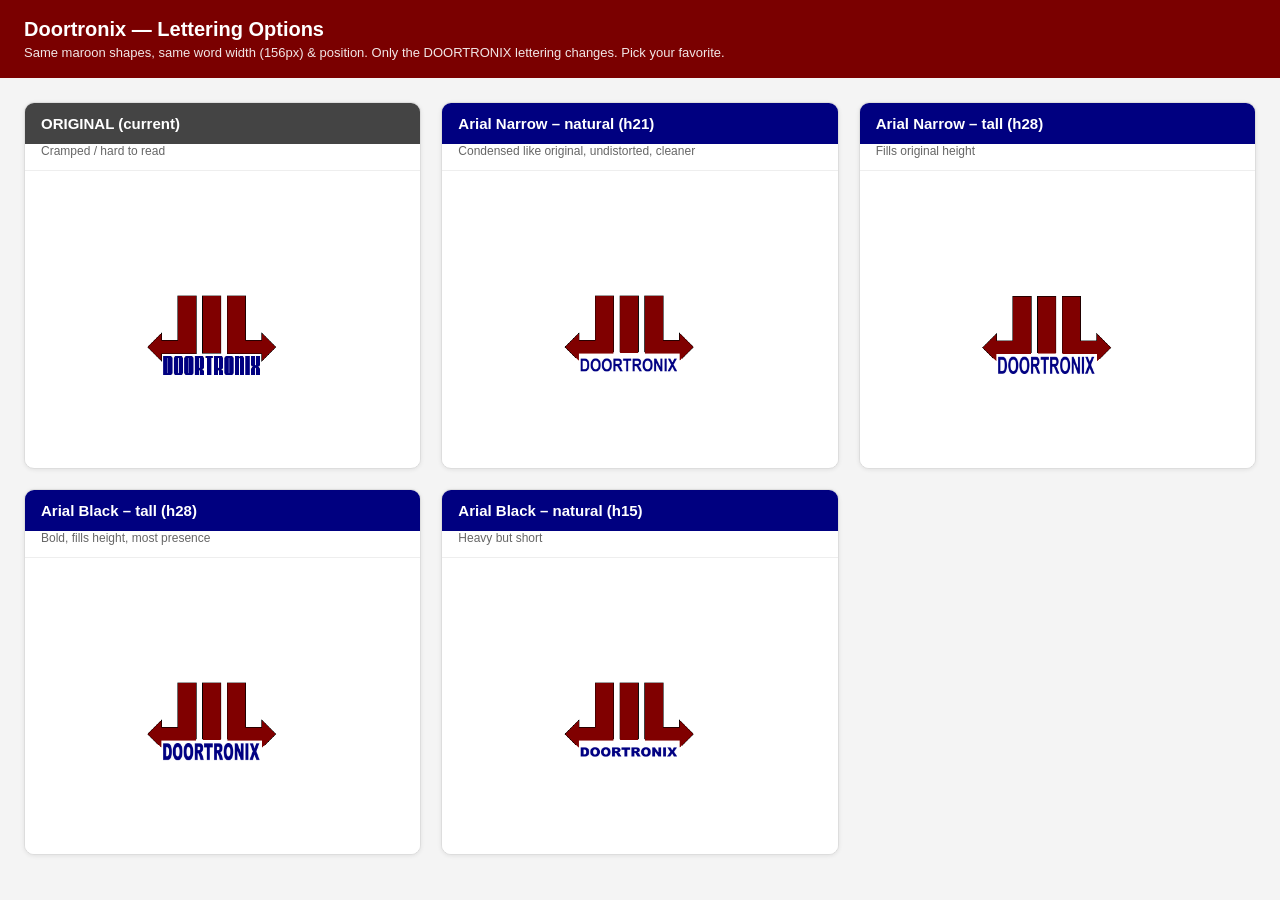
<file: images/logo-options.html>
<!DOCTYPE html>
<html lang="en">
<head>
<meta charset="utf-8">
<meta name="viewport" content="width=device-width, initial-scale=1">
<title>Doortronix Logo Options</title>
<style>
  body{font-family:Arial,Helvetica,sans-serif;margin:0;background:#f4f4f4;color:#222;}
  header{background:#7a0000;color:#fff;padding:18px 24px;}
  header h1{margin:0;font-size:20px;}
  header p{margin:4px 0 0;font-size:13px;opacity:.9;}
  .grid{display:grid;grid-template-columns:repeat(auto-fit,minmax(340px,1fr));gap:20px;padding:24px;}
  .card{background:#fff;border:1px solid #ddd;border-radius:10px;overflow:hidden;box-shadow:0 1px 4px rgba(0,0,0,.08);}
  .card h2{margin:0;padding:12px 16px;font-size:15px;background:#000080;color:#fff;}
  .card .note{padding:0 16px 12px;font-size:12px;color:#666;}
  .card img{display:block;width:100%;height:auto;background:#fff;border-top:1px solid #eee;}
  .orig h2{background:#444;}
</style>
</head>
<body>
<header>
  <h1>Doortronix &mdash; Lettering Options</h1>
  <p>Same maroon shapes, same word width (156px) &amp; position. Only the DOORTRONIX lettering changes. Pick your favorite.</p>
</header>
<div class="grid">
  <div class="card orig">
    <h2>ORIGINAL (current)</h2>
    <div class="note">Cramped / hard to read</div>
    <img src="logo-original.png" alt="original">
  </div>
  <div class="card">
    <h2>Arial Narrow &ndash; natural (h21)</h2>
    <div class="note">Condensed like original, undistorted, cleaner</div>
    <img src="logo-arialnarrow-natural.png" alt="arial narrow natural">
  </div>
  <div class="card">
    <h2>Arial Narrow &ndash; tall (h28)</h2>
    <div class="note">Fills original height</div>
    <img src="logo-arialnarrow-tall.png" alt="arial narrow tall">
  </div>
  <div class="card">
    <h2>Arial Black &ndash; tall (h28)</h2>
    <div class="note">Bold, fills height, most presence</div>
    <img src="logo-arialblack-tall.png" alt="arial black tall">
  </div>
  <div class="card">
    <h2>Arial Black &ndash; natural (h15)</h2>
    <div class="note">Heavy but short</div>
    <img src="logo-arialblack-natural.png" alt="arial black natural">
  </div>
</div>
</body>
</html>
</file>
<file: css/style.css>
/* ═══════════════════════════════════════════════════════════════
   Doortronix — NY · NJ · CT Sales & Service
   Same brand palette as doortronixusa.com, service-oriented tone
═══════════════════════════════════════════════════════════════ */

*, *::before, *::after { box-sizing: border-box; margin: 0; padding: 0; }

:root {
  --blue:    #1B4F8A;
  --dblue:   #163F6E;
  --xblue:   #0F2D52;
  --orange:  #E87722;
  --dorange: #C5621A;
  --lgray:   #F2F4F7;
  --mgray:   #6B7280;
  --border:  #D0D5DD;
  --text:    #111827;
  --radius:  6px;
  --max-w:   1200px;
}

body {
  font-family: Arial, Helvetica, sans-serif;
  font-size: 15px;
  color: var(--text);
  background: #fff;
  line-height: 1.6;
}

a { color: var(--blue); text-decoration: none; }
a:hover { text-decoration: underline; }

img { max-width: 100%; display: block; }

/* ── Topbar ─────────────────────────────────────────────────── */
.topbar {
  background: var(--xblue);
  color: #B8CCE4;
  font-size: 12px;
  padding: 6px 0;
  text-align: center;
}
.topbar a { color: #B8CCE4; }
.topbar a:hover { color: #fff; }
.topbar strong { color: #fff; }

/* ── Navbar ─────────────────────────────────────────────────── */
.navbar {
  background: var(--blue);
  position: sticky;
  top: 0;
  z-index: 200;
  box-shadow: 0 2px 10px rgba(0,0,0,.25);
}
.nav-inner {
  max-width: var(--max-w);
  margin: 0 auto;
  padding: 0 24px;
  display: flex;
  align-items: center;
  justify-content: space-between;
  height: 64px;
  width: 100%;
}
.nav-logo {
  text-decoration: none;
  display: flex;
  align-items: center;
  gap: 10px;
  line-height: 1.1;
  flex-shrink: 0;
}
.nav-logo-mark { height: 44px; width: auto; display: block; flex-shrink: 0; }
.nav-logo .brand {
  font-size: 22px;
  font-weight: 700;
  color: #fff;
  letter-spacing: .5px;
  line-height: 1.1;
}
.nav-logo .brand span { color: var(--orange); }
.nav-logo .tagline { font-size: 11px; color: #B8CCE4; letter-spacing: .3px; }
.nav-links {
  display: flex;
  align-items: center;
  gap: 4px;
  flex-shrink: 0;
}
.nav-links a {
  padding: 8px 14px;
  font-size: 14px;
  color: #D1E0F2;
  border-radius: 4px;
  font-weight: 500;
  white-space: nowrap;
  transition: background .15s, color .15s;
}
.nav-links a:hover {
  background: rgba(255,255,255,.12);
  color: #fff;
  text-decoration: none;
}
.nav-links .btn-nav-cta {
  background: var(--orange) !important;
  color: #fff !important;
  padding: 9px 18px !important;
  border-radius: var(--radius) !important;
  font-weight: 700 !important;
  margin-left: 8px;
}
.nav-links .btn-nav-cta:hover {
  background: var(--dorange) !important;
  text-decoration: none;
}

/* Dropdown */
.nav-dropdown { position: relative; }
.nav-dropdown > a { display: flex; align-items: center; gap: 5px; }
.nav-dropdown > a::after { content: '▾'; font-size: 10px; opacity: .6; }
.dropdown-menu {
  display: none;
  position: absolute;
  top: calc(100% + 8px);
  left: 0;
  background: #fff;
  border: 1px solid var(--border);
  border-radius: var(--radius);
  box-shadow: 0 8px 24px rgba(0,0,0,.12);
  min-width: 200px;
  padding: 6px 0;
  z-index: 200;
}
.dropdown-menu a { display: block; padding: 9px 16px; font-size: 13.5px; color: var(--text); border-radius: 0; }
.dropdown-menu a:hover { background: var(--lgray); }
.nav-dropdown:hover .dropdown-menu,
.nav-dropdown:focus-within .dropdown-menu { display: block; }

/* Mobile toggle */
.nav-toggle { display: none; cursor: pointer; flex-direction: column; gap: 5px; padding: 6px; }
.nav-toggle span { display: block; width: 24px; height: 2px; background: #fff; border-radius: 2px; transition: .2s; }

/* ── Buttons ────────────────────────────────────────────────── */
.btn {
  display: inline-block;
  padding: 12px 26px;
  border-radius: var(--radius);
  font-weight: 700;
  font-size: 14.5px;
  cursor: pointer;
  text-align: center;
  transition: background .15s, color .15s;
  border: 2px solid transparent;
}
.btn-primary  { background: var(--orange); color: #fff; }
.btn-primary:hover { background: #c9650f; text-decoration: none; }
.btn-white    { background: #fff; color: var(--blue); }
.btn-white:hover { background: #e8eef6; text-decoration: none; }
.btn-outline  { background: transparent; color: var(--blue); border-color: var(--blue); }
.btn-outline:hover { background: var(--blue); color: #fff; text-decoration: none; }
.btn-outline-white { background: transparent; color: #fff; border-color: rgba(255,255,255,.6); }
.btn-outline-white:hover { background: rgba(255,255,255,.1); text-decoration: none; }

/* ── Hero ───────────────────────────────────────────────────── */
.hero {
  background: linear-gradient(135deg, var(--dblue) 0%, var(--blue) 100%);
  color: #fff;
  padding: 80px 20px 72px;
  position: relative;
  overflow: hidden;
}
.hero::before {
  content: '';
  position: absolute;
  inset: 0;
  background: url('../images/hero-door.jpg') center/cover no-repeat;
  opacity: .18;
}
.hero-inner { max-width: 760px; margin: 0 auto; position: relative; }
.hero-eyebrow {
  font-size: 12px;
  font-weight: 700;
  letter-spacing: 1.5px;
  text-transform: uppercase;
  color: var(--orange);
  margin-bottom: 14px;
}
.hero h1 {
  font-size: clamp(28px, 4.5vw, 46px);
  font-weight: 700;
  line-height: 1.18;
  margin-bottom: 18px;
  color: #fff;
}
.hero h1 em { font-style: normal; color: var(--orange); }
.lead { font-size: 17px; color: #B8CCE4; line-height: 1.65; margin-bottom: 32px; max-width: 620px; }
.hero-ctas { display: flex; gap: 12px; flex-wrap: wrap; margin-bottom: 48px; }
.hero-trust { display: flex; gap: 28px; flex-wrap: wrap; border-top: 1px solid rgba(255,255,255,.15); padding-top: 28px; }
.trust-item { display: flex; align-items: flex-start; gap: 11px; font-size: 13px; color: #B8CCE4; }
.trust-item .icon { font-size: 22px; line-height: 1; flex-shrink: 0; margin-top: 1px; display:flex; align-items:center; }
.trust-item strong { display: block; color: #fff; font-size: 13.5px; margin-bottom: 2px; }

/* ── Sections ───────────────────────────────────────────────── */
.section { padding: 72px 20px; }
.section-bg { background: var(--lgray); }
.section-dblue { background: var(--dblue); }
.container { max-width: var(--max-w); margin: 0 auto; padding: 0 24px; }
.section-title { font-size: clamp(22px, 3vw, 32px); font-weight: 700; color: var(--blue); margin-bottom: 10px; }
.section-title.white { color: #fff; }
.section-subtitle { font-size: 16px; color: var(--mgray); margin-bottom: 40px; max-width: 640px; }
.section-subtitle.white { color: #B8CCE4; }
.text-center { text-align: center; }
.text-center .section-subtitle,
.section-subtitle.text-center { margin-left: auto; margin-right: auto; text-align: center; }
.section-title.text-center { text-align: center; }

/* ── Service cards grid ─────────────────────────────────────── */
.service-grid {
  display: grid;
  grid-template-columns: repeat(auto-fit, minmax(260px, 1fr));
  gap: 24px;
  margin-top: 8px;
}
.service-card {
  background: #fff;
  border: 1px solid var(--border);
  border-radius: 10px;
  padding: 28px 24px;
  transition: box-shadow .2s, border-color .2s;
}
.service-card:hover { box-shadow: 0 6px 20px rgba(27,79,138,.1); border-color: var(--blue); }
.service-icon { margin-bottom: 14px; line-height: 1; }
.service-icon svg { width: 28px; height: 28px; display: block; }
.service-card h3 { font-size: 16.5px; color: var(--blue); margin-bottom: 8px; font-weight: 700; }
.service-card p { font-size: 14px; color: var(--mgray); line-height: 1.6; }
.service-card .learn-more { display: inline-block; margin-top: 14px; font-size: 13px; font-weight: 700; color: var(--orange); }
.service-card .learn-more:hover { text-decoration: underline; }

/* ── Why grid (feature cards) ───────────────────────────────── */
.why-grid {
  display: grid;
  grid-template-columns: repeat(auto-fit, minmax(280px, 1fr));
  gap: 24px;
  margin-top: 40px;
}
.why-card {
  background: #fff;
  border: 1px solid var(--border);
  border-radius: 10px;
  padding: 28px 24px;
}
.why-card h3 { font-size: 16px; font-weight: 700; color: var(--text); margin-bottom: 8px; }
.why-card p { font-size: 14px; color: var(--mgray); line-height: 1.6; }
.why-icon { margin-bottom: 14px; line-height: 1; }
.why-icon svg { width: 28px; height: 28px; display: block; }
.highlight { background: #FEF3E2; color: #92400E; padding: 1px 4px; border-radius: 3px; }

/* ── Stats bar ──────────────────────────────────────────────── */
.stats-bar {
  background: var(--blue);
  display: flex;
  justify-content: center;
  flex-wrap: wrap;
  gap: 0;
}
.stat-item {
  padding: 26px 36px;
  text-align: center;
  border-right: 1px solid rgba(255,255,255,.15);
  flex: 1;
  min-width: 160px;
}
.stat-item:last-child { border-right: none; }
.stat-num { font-size: 34px; font-weight: 700; color: #fff; line-height: 1.1; }
.stat-label { font-size: 12px; color: #B8CCE4; margin-top: 4px; max-width: 120px; margin-inline: auto; }

/* ── Two-column layout ──────────────────────────────────────── */
.two-col {
  display: grid;
  grid-template-columns: 1fr 1fr;
  gap: 56px;
  align-items: center;
}
.two-col.img-right .col-img { order: 2; }
.two-col.img-left  .col-img { order: -1; }
.col-text h2 { font-size: clamp(20px, 2.5vw, 28px); font-weight: 700; color: var(--blue); margin-bottom: 14px; }
.col-text p { color: var(--mgray); line-height: 1.7; margin-bottom: 14px; font-size: 15px; }
.col-img img { border-radius: 10px; box-shadow: 0 6px 28px rgba(0,0,0,.12); width: 100%; }
.check-list { list-style: none; padding: 0; margin: 16px 0; }
.check-list li { padding: 5px 0 5px 26px; position: relative; font-size: 14.5px; color: var(--text); }
.check-list li::before { content: '✓'; position: absolute; left: 0; color: var(--orange); font-weight: 700; }

/* ── Service area list ──────────────────────────────────────── */
.area-grid {
  display: grid;
  grid-template-columns: repeat(auto-fit, minmax(220px, 1fr));
  gap: 20px;
  margin-top: 32px;
}
.area-card {
  background: #fff;
  border: 1px solid var(--border);
  border-left: 4px solid var(--orange);
  border-radius: var(--radius);
  padding: 18px 20px;
}
.area-card h4 { font-size: 15px; font-weight: 700; color: var(--blue); margin-bottom: 6px; }
.area-card p { font-size: 13px; color: var(--mgray); line-height: 1.5; }

/* ── Badges ─────────────────────────────────────────────────── */
.badge {
  display: inline-block;
  padding: 3px 10px;
  border-radius: 20px;
  font-size: 12px;
  font-weight: 700;
  margin: 2px 2px 2px 0;
}
.badge-green { background: #DCFCE7; color: #166534; }
.badge-blue  { background: #DBEAFE; color: #1e40af; }
.badge-orange{ background: #FEF3E2; color: #92400E; }

/* ── CTA banner ─────────────────────────────────────────────── */
.cta-banner {
  background: var(--orange);
  padding: 60px 20px;
  text-align: center;
  color: #fff;
}
.cta-banner h2 { font-size: clamp(22px, 3vw, 30px); font-weight: 700; margin-bottom: 12px; }
.cta-banner p { font-size: 16px; opacity: .9; margin-bottom: 28px; max-width: 560px; margin-inline: auto; margin-bottom: 28px; }

/* ── Emergency callout ──────────────────────────────────────── */
.emergency-callout-icon { margin: 0 auto 16px; line-height: 0; }
.emergency-callout-icon svg { width: 72px; height: 72px; display: block; margin: 0 auto; }
.emergency-bar {
  background: #7F1D1D;
  color: #fff;
  text-align: center;
  padding: 14px 20px;
  font-size: 15px;
  font-weight: 600;
}
.emergency-bar a { color: #FCA5A5; font-weight: 700; }

/* ── Form ───────────────────────────────────────────────────── */
.form-card {
  background: #fff;
  border: 1px solid var(--border);
  border-radius: 10px;
  padding: 36px 32px;
  max-width: 640px;
}
.form-row { display: grid; grid-template-columns: 1fr 1fr; gap: 16px; }
.form-group { margin-bottom: 18px; }
.form-group label { display: block; font-size: 13px; font-weight: 700; color: var(--text); margin-bottom: 6px; }
.form-group input,
.form-group select,
.form-group textarea {
  width: 100%;
  padding: 10px 12px;
  border: 1px solid var(--border);
  border-radius: var(--radius);
  font-size: 14px;
  font-family: inherit;
  color: var(--text);
  background: #fff;
  transition: border-color .15s;
}
.form-group input:focus,
.form-group select:focus,
.form-group textarea:focus { outline: none; border-color: var(--blue); box-shadow: 0 0 0 3px rgba(27,79,138,.12); }
.form-group textarea { resize: vertical; min-height: 100px; }
.required { color: var(--orange); }

/* ── Footer ─────────────────────────────────────────────────── */
.footer {
  background: #0F172A;
  color: #94A3B8;
  padding: 56px 20px 28px;
  font-size: 13.5px;
}
.footer-grid {
  max-width: var(--max-w);
  margin: 0 auto;
  display: grid;
  grid-template-columns: 2fr 1fr 1fr 1fr;
  gap: 40px;
  margin-bottom: 40px;
}
.footer-brand .brand { font-size: 20px; font-weight: 700; color: #fff; margin-bottom: 12px; }
.footer-brand .brand span { color: var(--orange); }
.footer-brand p { line-height: 1.65; color: #64748B; }
.made-in { margin-top: 16px; font-size: 12px; color: #475569; }
.footer h4 { color: #CBD5E1; font-size: 12px; font-weight: 700; letter-spacing: 1px; text-transform: uppercase; margin-bottom: 14px; }
.footer ul { list-style: none; }
.footer ul li { margin-bottom: 8px; }
.footer ul a { color: #64748B; transition: color .15s; }
.footer ul a:hover { color: #fff; text-decoration: none; }
.footer-bottom {
  max-width: var(--max-w);
  margin: 0 auto;
  padding-top: 24px;
  border-top: 1px solid #1E293B;
  display: flex;
  justify-content: space-between;
  flex-wrap: wrap;
  gap: 8px;
  font-size: 12px;
  color: #475569;
}

/* ── Page header (inner pages) ──────────────────────────────── */
.page-header {
  background: linear-gradient(135deg, var(--dblue) 0%, var(--blue) 100%);
  padding: 52px 20px 44px;
  color: #fff;
}
.page-header .container h1 { font-size: clamp(24px, 3.5vw, 36px); font-weight: 700; margin-bottom: 10px; }
.page-header .container p { font-size: 16px; color: #B8CCE4; max-width: 560px; }

/* ── Responsive ─────────────────────────────────────────────── */
@media (max-width: 900px) {
  .two-col { grid-template-columns: 1fr; gap: 32px; }
  .two-col.img-right .col-img,
  .two-col.img-left  .col-img { order: 0; }
  .footer-grid { grid-template-columns: 1fr 1fr; }
}

@media (max-width: 768px) {
  .nav-links {
    display: none;
    flex-direction: column;
    position: absolute;
    top: 64px;
    left: 0;
    right: 0;
    background: var(--blue);
    padding: 12px 16px;
    gap: 4px;
    box-shadow: 0 6px 16px rgba(0,0,0,.2);
  }
  .nav-links.open { display: flex; }
  .nav-links a {
    padding: 12px 8px;
    border-bottom: 1px solid rgba(255,255,255,.08);
    width: 100%;
  }
  .nav-links .btn-nav-cta { margin-left: 0 !important; margin-top: 4px; text-align: center; }
  .nav-toggle { display: flex; }
  .navbar { position: relative; }
  .dropdown-menu { position: static; box-shadow: none; border: none; padding: 0 0 0 16px; display: block !important; }
  .nav-dropdown > a::after { display: none; }
  .stats-bar { flex-direction: column; }
  .stat-item { border-right: none; border-bottom: 1px solid rgba(255,255,255,.15); }
  .form-row { grid-template-columns: 1fr; }
  .footer-grid { grid-template-columns: 1fr; gap: 28px; }
  .hero-trust { gap: 18px; }
}
</file>
